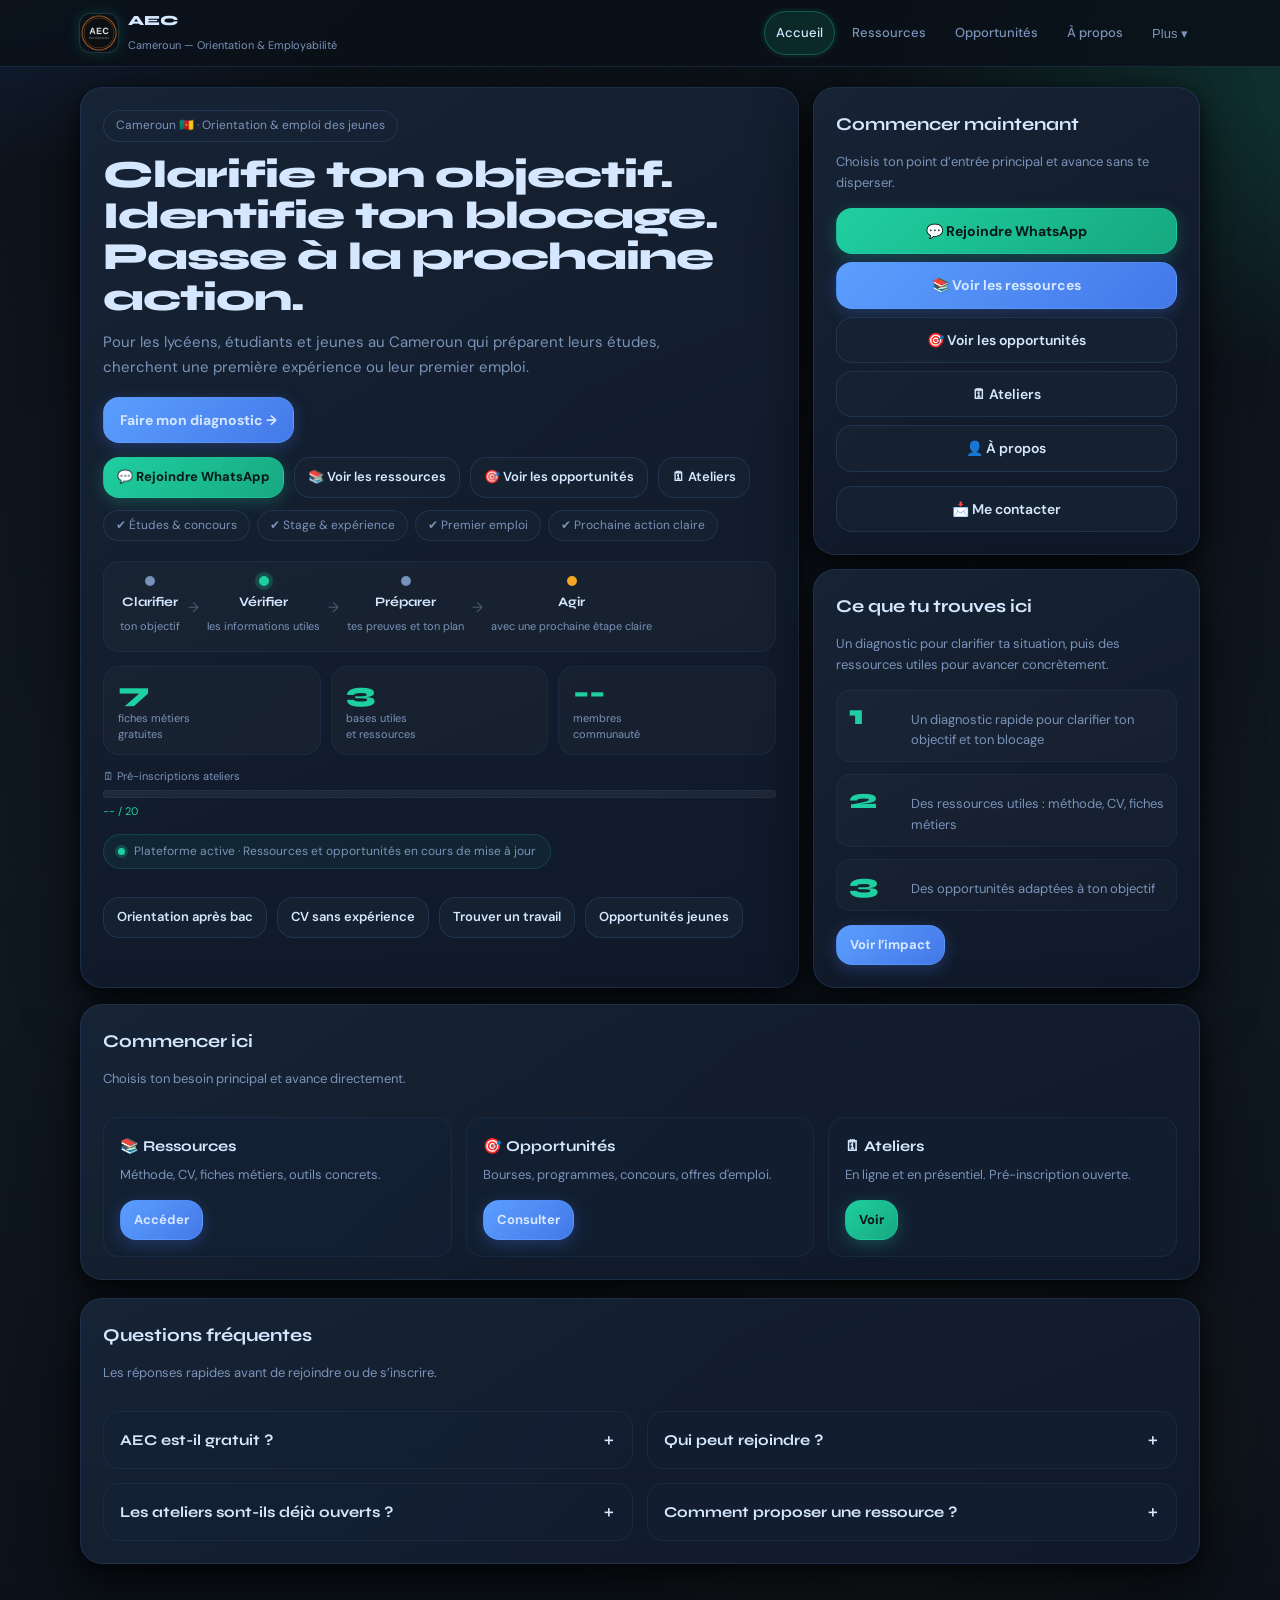
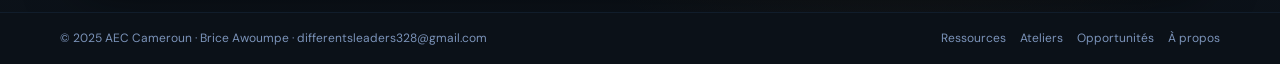
<file: index.html>
<!DOCTYPE html>

<html lang="fr">
<head>
<meta charset="utf-8"/>
<meta content="FPiaPtgTR2P054CTezHlMk9CGlnQhWN7kYA57xJ_PrI" name="google-site-verification"/>
<meta content="width=device-width,initial-scale=1" name="viewport"/>
<title>AEC Cameroun — Orientation &amp; Employabilité</title>
<meta content="AEC Cameroun aide les jeunes à clarifier leur objectif, vérifier les informations utiles et choisir leur prochaine action pour les études, le stage ou le premier emploi." name="description"/>
<meta content="index, follow, max-image-preview:large" name="robots"/>
<link href="https://brice96940.github.io/AEC-Cameroun/" rel="canonical"/>
<meta content="AEC Cameroun — Orientation &amp; Employabilité" property="og:title"/>
<meta content="AEC Cameroun aide les jeunes à clarifier leur objectif, vérifier les informations utiles et choisir leur prochaine action pour les études, le stage ou le premier emploi." property="og:description"/>
<meta content="website" property="og:type"/>
<meta content="https://brice96940.github.io/AEC-Cameroun/" property="og:url"/>
<meta content="https://brice96940.github.io/AEC-Cameroun/preview.jpg" property="og:image"/>
<meta content="summary_large_image" name="twitter:card"/>
<meta content="AEC Cameroun — Orientation &amp; Employabilité" name="twitter:title"/>
<meta content="AEC Cameroun aide les jeunes à clarifier leur objectif, vérifier les informations utiles et choisir leur prochaine action pour les études, le stage ou le premier emploi." name="twitter:description"/>
<meta content="https://brice96940.github.io/AEC-Cameroun/preview.jpg" name="twitter:image"/>
<link href="favicon.ico" rel="icon" sizes="any"/>
<link href="logo-site.png" rel="apple-touch-icon"/>
<link href="https://fonts.googleapis.com" rel="preconnect"/>
<link crossorigin="" href="https://fonts.gstatic.com" rel="preconnect"/>
<link href="https://fonts.googleapis.com/css2?family=Syne:wght@400;600;700;800&amp;family=DM+Sans:wght@300;400;500;600&amp;display=swap" rel="stylesheet"/>
<link href="css/style.css" rel="stylesheet"/>
<script async="" src="https://www.googletagmanager.com/gtag/js?id=G-4LBV0YTTX4"></script>
<script src="js/tracking.js"></script>
<script type="application/ld+json">{
    "@context": "https://schema.org",
    "@type": "EducationalOrganization",
    "name": "AEC Cameroun",
    "url": "https://brice96940.github.io/AEC-Cameroun/",
    "logo": "https://brice96940.github.io/AEC-Cameroun/logo-site.png",
    "description": "AEC Cameroun aide les jeunes à clarifier leur objectif, vérifier les informations utiles et choisir leur prochaine action pour les études, le stage ou le premier emploi.",
    "founder": {"@type": "Person", "name": "Brice Awoumpe"},
    "areaServed": "CM"
  }</script>
</head>
<body>
<a class="skip" href="#main">Aller au contenu</a>
<!-- ======================================
       HEADER
  ======================================= -->
<header class="topbar">
<div class="topbar-inner">
<a aria-label="AEC Cameroun – Accueil" class="brand" data-nav="accueil" data-track="nav_brand" href="#/accueil">
<img alt="Logo AEC" class="logo-img" src="logo-site.png"/>
<div class="brand-t">
<b>AEC</b>
<span class="sub">Cameroun — Orientation &amp; Employabilité</span>
</div>
</a>
<nav aria-label="Navigation principale" class="desktop">
<a class="tab" data-nav="accueil" data-track="nav_accueil" href="#/accueil">Accueil</a>
<a class="tab" data-nav="ressources" data-track="nav_ressources" href="#/ressources">Ressources</a>
<a class="tab" data-nav="opportunites" data-track="nav_opportunites" href="#/opportunites">Opportunités</a>
<a class="tab" data-nav="apropos" data-track="nav_apropos" href="#/apropos">À propos</a>
<div class="more-wrap">
<button aria-controls="morePanel" aria-expanded="false" class="tab" id="moreBtn" type="button">Plus ▾</button>
<div class="morePanel" id="morePanel">
<a data-nav="ateliers" data-track="more_ateliers" href="#/ateliers">Ateliers</a>
<a data-nav="impact" data-track="more_impact" href="#/impact">Impact</a>
<a data-nav="rejoindre" data-track="more_rejoindre" href="#/rejoindre">Communauté</a>
<a data-nav="proposer" data-track="more_proposer" href="#/proposer">Proposer</a>
</div>
</div>
</nav>
<button aria-controls="menuPanel" aria-expanded="false" class="menuBtn" id="menuBtn" type="button">☰ Menu</button>
</div>
<div class="menuPanel" id="menuPanel">
<span class="menu-group-label">Principal</span>
<a data-nav="accueil" data-track="mnav_accueil" href="#/accueil">Accueil</a>
<a data-nav="ressources" data-track="mnav_ressources" href="#/ressources">Ressources</a>
<a data-nav="opportunites" data-track="mnav_opportunites" href="#/opportunites">Opportunités</a>
<a data-nav="apropos" data-track="mnav_apropos" href="#/apropos">À propos</a>
<span class="menu-group-label">Autres accès</span>
<a data-nav="ateliers" data-track="mnav_ateliers" href="#/ateliers">Ateliers</a>
<a data-nav="impact" data-track="mnav_impact" href="#/impact">Impact</a>
<a data-nav="rejoindre" data-track="mnav_rejoindre" href="#/rejoindre">Communauté</a>
<a data-nav="proposer" data-track="mnav_proposer" href="#/proposer">Proposer</a>
</div>
</header>
<main class="wrap z1" id="main">
<!-- ======================================
         CONFIG CENTRALISÉE
         Tous les liens / endpoints modifiables sont ici.
    ======================================= -->

<!-- ======================================
         ACCUEIL
    ======================================= -->
<section class="view active" id="view-accueil">
<div class="hero-grid">
<div class="card pad">
<span class="pill">Cameroun 🇨🇲 · Orientation &amp; emploi des jeunes</span>
<h1>Clarifie ton objectif.<br/>Identifie ton blocage.<br/>Passe à la prochaine action.</h1>
<p class="sub">Pour les lycéens, étudiants et jeunes au Cameroun qui préparent leurs études, cherchent une première expérience ou leur premier emploi.</p>
<div class="actions">
<a class="btn primary" data-track="cta_hero_primary" href="#/diagnostic">Faire mon diagnostic →</a>
</div>
<div class="actions">
<a class="btn sm green" data-track="cta_hero_whatsapp" href="#/rejoindre">💬 Rejoindre WhatsApp</a>
<a class="btn sm" data-track="cta_hero_ressources" href="#/ressources">📚 Voir les ressources</a>
<a class="btn sm" data-track="cta_hero_opportunites" href="#/opportunites">🎯 Voir les opportunités</a>
<a class="btn sm" data-track="cta_hero_ateliers" href="#/ateliers">🗓 Ateliers</a>
</div>
<div class="tags">
<span class="pill">✔ Études &amp; concours</span>
<span class="pill">✔ Stage &amp; expérience</span>
<span class="pill">✔ Premier emploi</span>
<span class="pill">✔ Prochaine action claire</span>
</div>
<div class="hero-dynamic">
<div class="journey">
<div class="journey-step" style="--d:0s"><div class="jdot"></div><div class="jtext"><b>Clarifier</b><span>ton objectif</span></div></div>
<div class="journey-arrow">→</div>
<div class="journey-step" style="--d:.18s"><div class="jdot active"></div><div class="jtext"><b>Vérifier</b><span>les informations utiles</span></div></div>
<div class="journey-arrow">→</div>
<div class="journey-step" style="--d:.36s"><div class="jdot"></div><div class="jtext"><b>Préparer</b><span>tes preuves et ton plan</span></div></div>
<div class="journey-arrow">→</div>
<div class="journey-step" style="--d:.54s"><div class="jdot gold"></div><div class="jtext"><b>Agir</b><span>avec une prochaine étape claire</span></div></div>
</div>
<div class="hstats">
<div class="hstat"><span class="hnum" id="hero-metiers">7</span><span class="hlabel">fiches métiers<br/>gratuites</span></div>
<div class="hstat"><span class="hnum" id="hero-resources">3</span><span class="hlabel">bases utiles<br/>et ressources</span></div>
<div class="hstat"><span class="hnum" id="hero-members">--</span><span class="hlabel">membres<br/>communauté</span></div>
</div>
<div>
<span class="hlabel" style="display:block;margin-bottom:6px;">🗓 Pré-inscriptions ateliers</span>
<div class="prog-track"><div class="prog-fill" id="progFill"></div></div>
<span class="hlabel" id="progText" style="display:block;margin-top:6px;color:var(--mint);">-- / 20</span>
</div>
<div class="ticker"><span class="ticker-dot"></span><span id="tickerText">Plateforme active · Ressources et opportunités en cours de mise à jour</span></div>
<div class="actions">
<a class="btn sm" data-track="hero_seo_orientation" href="pages/orientation-apres-bac-cameroun.html">Orientation après bac</a>
<a class="btn sm" data-track="hero_seo_cv" href="pages/cv-sans-experience-cameroun.html">CV sans expérience</a>
<a class="btn sm" data-track="hero_seo_job" href="pages/trouver-travail-cameroun.html">Trouver un travail</a>
<a class="btn sm" data-track="hero_seo_opps" href="pages/opportunites-jeunes-cameroun.html">Opportunités jeunes</a>
</div>
</div>
</div>
<div class="side-stack">
<div class="card pad">
<h2>Commencer maintenant</h2>
<p class="hint" style="margin-bottom:14px;">Choisis ton point d’entrée principal et avance sans te disperser.</p>
<div style="display:flex;flex-direction:column;gap:8px;">
<a class="btn green block" data-track="quick_whatsapp" id="btnWhatsappQuick">💬 Rejoindre WhatsApp</a>
<a class="btn primary block" data-track="quick_ressources" href="#/ressources">📚 Voir les ressources</a>
<a class="btn block" data-track="quick_opportunites" href="#/opportunites">🎯 Voir les opportunités</a>
<a class="btn block" data-track="quick_ateliers" href="#/ateliers">🗓 Ateliers</a>
<a class="btn block" data-track="quick_apropos" href="#/apropos">👤 À propos</a>
</div>
<div class="actions"><a class="btn block" data-track="open_contact_accueil" id="btnContact">📩 Me contacter</a></div>
</div>
<div class="card pad compact-card">
<h2>Ce que tu trouves ici</h2>
<p class="hint" style="margin-bottom:14px;">Un diagnostic pour clarifier ta situation, puis des ressources utiles pour avancer concrètement.</p>
<div class="mini-goals">
<div class="goal-line"><span class="goal-number">1</span><span class="goal-text">Un diagnostic rapide pour clarifier ton objectif et ton blocage</span></div>
<div class="goal-line"><span class="goal-number">2</span><span class="goal-text">Des ressources utiles : méthode, CV, fiches métiers</span></div>
<div class="goal-line"><span class="goal-number">3</span><span class="goal-text">Des opportunités adaptées à ton objectif</span></div>
</div>
<div class="actions"><a class="btn sm primary" data-track="home_objectifs_impact" href="#/impact">Voir l’impact</a></div>
</div>
</div>
</div>
<div class="card pad" style="margin-bottom:16px;" id="bloc-entree">
<div class="section-head">
<div>
<h2>Commencer ici</h2>
<p class="hint">Choisis ton besoin principal et avance directement.</p>
</div>
</div>
<div class="grid-3">
<div class="item">
<h3>📚 Ressources</h3>
<p>Méthode, CV, fiches métiers, outils concrets.</p>
<div class="actions">
<a class="btn sm primary" data-track="go_ressources" href="#/ressources">Accéder</a>
</div>
</div>
<div class="item">
<h3>🎯 Opportunités</h3>
<p>Bourses, programmes, concours, offres d'emploi.</p>
<div class="actions">
<a class="btn sm primary" data-track="go_opportunites" href="#/opportunites">Consulter</a>
</div>
</div>
<div class="item">
<h3>🗓 Ateliers</h3>
<p>En ligne et en présentiel. Pré-inscription ouverte.</p>
<div class="actions">
<a class="btn sm green" data-track="go_ateliers" href="#/ateliers">Voir</a>
</div>
</div>
</div>
</div>
</section>
<!-- ======================================
         DIAGNOSTIC EXPRESS
    ======================================= -->
<section class="view" id="view-diagnostic">
<div class="section-head">
<div>
<h2>Faire mon diagnostic</h2>
<p class="hint">3 questions rapides, avec une précision supplémentaire uniquement si elle est utile.</p>
</div>
</div>
<div class="card pad diag-card" id="diagCard">
<div class="diag-progress" id="diagProgress" aria-hidden="true"></div>

<div class="diag-step" id="diagStep1" data-step="1">
<p class="diag-stepnum">Question 1 / 3</p>
<h3>Quel résultat veux-tu obtenir dans les 30 à 90 prochains jours ?</h3>
<div class="diag-options" role="group" aria-label="Question 1">
<button class="diag-opt" data-q="q1" data-v="etudes" type="button">Choisir / préparer mes études ou un concours</button>
<button class="diag-opt" data-q="q1" data-v="stage" type="button">Trouver un stage ou une première expérience</button>
<button class="diag-opt" data-q="q1" data-v="emploi" type="button">Trouver mon premier emploi</button>
<button class="diag-opt" data-q="q1" data-v="inconnu" type="button">Je ne sais pas encore exactement</button>
</div>
<div class="diag-nav">
<span></span>
<button class="btn primary diag-next" data-next="2" disabled="" type="button">Continuer →</button>
</div>
</div>

<div class="diag-step" data-step="2" hidden="" id="diagStep2">
<p class="diag-stepnum">Question 2 / 3</p>
<h3>Quel est ton blocage principal aujourd’hui ?</h3>
<div class="diag-options" role="group" aria-label="Question 2">
<button class="diag-opt" data-q="q2" data-v="choix" type="button">Je ne sais pas quoi choisir</button>
<button class="diag-opt" data-q="q2" data-v="info" type="button">Je ne sais pas quoi vérifier / où trouver une information fiable</button>
<button class="diag-opt" data-q="q2" data-v="profil" type="button">Je ne sais pas comment présenter mon profil, mes preuves ou mon CV</button>
<button class="diag-opt" data-q="q2" data-v="opportunites" type="button">Je ne trouve pas d’opportunités adaptées</button>
<button class="diag-opt" data-q="q2" data-v="action" type="button">Je ne sais pas quelle action faire maintenant</button>
</div>
<div class="diag-nav">
<button class="btn diag-back" data-back="1" type="button">← Retour</button>
<button class="btn primary diag-next" data-next="3" disabled="" type="button">Continuer →</button>
</div>
</div>

<div class="diag-step" data-step="3" hidden="" id="diagStep3">
<p class="diag-stepnum">Question 3 / 3</p>
<h3>Comment veux-tu avancer ?</h3>
<div class="diag-options" role="group" aria-label="Question 3">
<button class="diag-opt" data-q="q3" data-v="seul" type="button">Seul</button>
<button class="diag-opt" data-q="q3" data-v="systeme" type="button">Avec un système préparé</button>
<button class="diag-opt" data-q="q3" data-v="accompagne" type="button">Avec un accompagnement</button>
</div>
<div class="diag-nav">
<button class="btn diag-back" data-back="2" type="button">← Retour</button>
<button class="btn primary diag-next" data-next="result" disabled="" type="button">Voir mon résultat →</button>
</div>
</div>

<div class="diag-step" data-step="4" hidden="" id="diagStep4">
<p class="diag-stepnum" tabindex="-1">Une précision utile</p>
<p class="hint" style="margin-bottom:14px;">Cette question est posée uniquement parce qu’elle peut modifier ta prochaine action.</p>
<h3 id="diagLevel2Question"></h3>
<div class="diag-options" id="diagLevel2Options" role="group" aria-label="Précision complémentaire"></div>
<div class="diag-nav">
<button class="btn diag-back" data-back="3" type="button">← Retour</button>
<button class="btn primary diag-next" data-next="result" disabled="" type="button">Voir mon résultat →</button>
</div>
</div>

<div class="diag-step" data-step="result" hidden="" id="diagStepResult">
<p class="diag-stepnum" id="diagResultHeading" tabindex="-1">Ton résultat</p>
<p class="diag-result-parcours" id="diagResultParcours"></p>
<p class="diag-result-precision" id="diagResultPrecision" hidden="">Précision prise en compte</p>
<div class="diag-result-grid">
<div class="diag-result-item">
<span class="diag-result-label">🎯 Objectif</span>
<p id="diagResultObjectif"></p>
</div>
<div class="diag-result-item">
<span class="diag-result-label">🧱 Blocage principal</span>
<p id="diagResultBlocage"></p>
</div>
<div class="diag-result-item diag-result-highlight">
<span class="diag-result-label">➡️ Prochaine action</span>
<p id="diagResultAction"></p>
</div>
<div class="diag-result-item">
<span class="diag-result-label">📅 Échéance AEC proposée</span>
<p id="diagResultEcheance"></p>
</div>
<div class="diag-result-item">
<span class="diag-result-label">🧾 Élément / preuve à préparer</span>
<p id="diagResultPreuve"></p>
</div>
<div class="diag-result-item diag-result-source">
<span class="diag-result-label">📌 Source à vérifier</span>
<p id="diagResultSource"></p>
</div>
<div class="diag-result-item">
<span class="diag-result-label">🤝 Mode d’aide</span>
<p id="diagResultMode"></p>
</div>
</div>
<div class="diag-nav">
<button class="btn diag-restart" type="button">↺ Recommencer</button>
<a class="btn primary" data-track="diag_result_ressources" href="#/ressources">📚 Voir les ressources liées</a>
</div>
</div>
</div>
</section>
<!-- ======================================
         RESSOURCES
    ======================================= -->
<section class="view" id="view-ressources">
<div class="section-head">
<div>
<h2>Ressources</h2>
<p class="hint">Tout est gratuit, actionnable et accessible depuis Notion.</p>
</div>
</div>
<div class="grid-3" style="margin-bottom:14px;">
<div class="item">
<h3>🧭 Méthode d'orientation</h3>
<p>Se connaître → explorer → tester → décider.</p>
<div class="actions">
<a class="btn sm primary" data-track="open_res_methode" id="linkResMethode">Accéder →</a>
</div>
</div>
<div class="item">
<h3>📄 CV &amp; candidatures</h3>
<p>Modèles, checklist, LinkedIn, préparation d'entretien.</p>
<div class="actions">
<a class="btn sm primary" data-track="open_res_cv" id="linkResCV">Accéder →</a>
</div>
</div>
<div class="item">
<h3>🧰 Fiches métiers</h3>
<p>Missions, compétences, formations, repères concrets.</p>
<div class="actions">
<a class="btn sm primary" data-track="open_res_metiers" id="linkResMetiers">Accéder →</a>
</div>
</div>
</div>
<div class="card pad">
<h3 style="margin-bottom:6px;">Notion — Base &amp; Complet</h3>
<p class="hint" style="margin-bottom:14px;">Deux espaces distincts. La base est gratuite et accessible à tous.</p>
<div class="actions">
<a class="btn green" data-track="open_notion_base_2" id="openNotionBase">📌 Notion Base</a>
<a class="btn primary" data-track="open_notion_complet" id="openNotionComplet">⭐ Notion Complet</a>
</div>
</div>
</section>
<!-- ======================================
         ATELIERS
    ======================================= -->
<section class="view" id="view-ateliers">
<div class="section-head">
<div>
<h2>Ateliers</h2>
<p class="hint">Pré-inscription d'abord — les dates sont fixées selon la demande.</p>
</div>
</div>
<div class="banner mint">
<span>🗓</span>
<span>Les ateliers sont en préparation. Pré-inscris-toi maintenant pour être informé en priorité de l'ouverture.</span>
</div>
<div class="grid-2" style="margin-bottom:14px;">
<div class="item">
<div class="badge prep">En préparation</div>
<h3 style="margin-top:10px;">Cycle Orientation (en ligne)</h3>
<p>Clarifier ton projet + méthode + plan d'action concret.</p>
<div class="meta">
<span>📅 Période : à définir</span>
<span>🕒 Mercredi 18h–19h30</span>
<span>📍 Format : En ligne</span>
<span>🎯 Lycéens &amp; étudiants</span>
</div>
<div class="actions">
<a class="btn sm green" data-track="workshop_preinscription_online" id="linkPreinscriptionOnline">🔔 Pré-inscription</a>
</div>
</div>
<div class="item">
<div class="badge prep">En préparation</div>
<h3 style="margin-top:10px;">Atelier pilote (Douala)</h3>
<p>Orientation + opportunités + méthode + questions/réponses en présentiel.</p>
<div class="meta">
<span>📅 Période : à définir</span>
<span>🕒 Samedi matin</span>
<span>📍 Douala</span>
<span>👥 10–20 participants</span>
</div>
<div class="actions">
<a class="btn sm green" data-track="workshop_preinscription_douala" id="linkPreinscriptionDouala">🔔 Être informé</a>
</div>
</div>
</div>
<div class="card pad">
<h3 style="margin-bottom:6px;">Formulaire d'inscription</h3>
<p class="hint" style="margin-bottom:14px;">Tous les boutons de pré-inscription renvoient vers ce formulaire.</p>
<div class="actions">
<a class="btn primary" data-track="open_tally_main" id="openAteliersTally">🗓 Ouvrir le formulaire →</a>
</div>
</div>
</section>
<!-- ======================================
         OPPORTUNITÉS
    ======================================= -->
<section class="view" id="view-opportunites">
<div class="section-head">
<div>
<h2>Opportunités</h2>
<p class="hint">Bourses, offres et programmes centralisés sur Notion.</p>
</div>
</div>
<div class="banner">
<span>🎯</span>
<span>Commence par la catégorie qui correspond à ton objectif du moment.</span>
</div>
<div class="grid-3" style="margin-bottom:14px;">
<div class="item">
<h3>🎓 Programmes &amp; bourses</h3>
<p>Listes organisées par pays et niveau d'études.</p>
<div class="actions">
<a class="btn sm primary" data-track="open_opp_bourses" id="linkOppBourses">Consulter →</a>
</div>
</div>
<div class="item">
<h3>💼 Offres</h3>
<p>Opportunités professionnelles centralisées.</p>
<div class="actions">
<a class="btn sm primary" data-track="open_opp_offres" id="linkOppOffres">Consulter →</a>
</div>
</div>
<div class="item">
<h3>🌍 Volontariat &amp; concours</h3>
<p>Expériences valorisables pour construire son profil.</p>
<div class="actions">
<a class="btn sm primary" data-track="open_opp_concours" id="linkOppConcours">Consulter →</a>
</div>
</div>
</div>
</section>
<!-- ======================================
         IMPACT
         Public :
         - plus de faux chiffres visibles
         - discours plus crédible
         - API / admin / GA conservés
    ======================================= -->
<section class="view" id="view-impact">
<div class="section-head">
<div>
<h2>Impact</h2>
<p class="hint">Aperçu public des objectifs, du cap actuel et des priorités du projet.</p>
</div>
</div>
<div class="banner">
<span>📊</span>
<span>
          Cette section présente la vision du projet, ses objectifs en cours et les axes de progression prioritaires.
        </span>
</div>
<!-- Objectifs publics -->
<div class="grid-3" style="margin-bottom:14px;">
<div class="item">
<h3>🎯 Objectif principal</h3>
<p id="impact-goal-main">Toucher 100 jeunes</p>
</div>
<div class="item">
<h3>🤝 Objectif accompagnement</h3>
<p id="impact-goal-help">Aider 10 jeunes à avancer concrètement</p>
</div>
<div class="item">
<h3>🚀 Focus actuel</h3>
<p id="admin-priority">Développer la communauté et les inscriptions aux ateliers</p>
</div>
</div>
<!-- Lecture stratégique -->
<div class="grid-2" style="margin-bottom:14px;">
<div class="item">
<h3>🔥 Section la plus forte</h3>
<p id="admin-best-page">Accueil</p>
</div>
<div class="item">
<h3>🧊 Section à renforcer</h3>
<p id="admin-cold-page">Impact</p>
</div>
</div>
<!-- Narration projet -->
<div class="card pad" style="margin-top:14px;">
<h3 style="margin-bottom:6px;">Pourquoi cette section existe</h3>
<p class="hint" style="line-height:1.8;">
          AEC Cameroun ne se limite pas à publier des ressources. L’objectif est de construire un cadre simple,
          structuré et utile pour aider davantage de jeunes à clarifier leur projet, accéder à de bonnes informations,
          rejoindre une communauté et avancer concrètement.
        </p>
</div>
<!-- Dernière mise à jour -->
<div class="card pad" style="margin-top:14px;">
<h3 style="margin-bottom:6px;">Dernière mise à jour</h3>
<p class="hint">Date de mise à jour : <strong id="stat-updated">--</strong></p>
</div>
</section>
<!-- ======================================
         À PROPOS
    ======================================= -->
<section class="view" id="view-apropos">
<div class="section-head">
<div><h2>À propos</h2></div>
</div>
<div class="card pad">
<h3>Brice Awoumpe · Fondateur</h3>
<p class="hint" style="margin-top:6px;max-width:60ch;line-height:1.7;">
          AEC existe pour rendre l'orientation plus claire et plus actionnable :
          ressources utiles, ateliers collectifs et opportunités concrètes.
        </p>
<div class="actions" style="margin-top:16px;">
<a class="btn primary" data-track="open_linkedin" id="linkLinkedin">💼 LinkedIn</a>
<a class="btn green" data-track="open_notion_complet_apropos" id="linkNotionMain">📋 Notion</a>
<a class="btn" data-track="open_email_apropos" id="linkEmail">✉️ Email</a>
</div>
</div>
</section>
<!-- ======================================
         REJOINDRE
    ======================================= -->
<section class="view" id="view-rejoindre">
<div class="section-head">
<div>
<h2>Rejoindre</h2>
<p class="hint">Choisis le canal qui te convient pour suivre AEC Cameroun.</p>
</div>
</div>
<div class="grid-2">
<div class="card pad">
<div class="banner mint" style="margin-bottom:16px;">
<span>💬</span>
<span>Rejoins directement la communauté WhatsApp AEC Cameroun.</span>
</div>
<h3>Communauté WhatsApp</h3>
<p class="hint" style="margin-bottom:14px;">
            Reçois les nouveautés, ressources, opportunités et infos sur les ateliers.
          </p>
<div class="actions">
<a class="btn green" data-track="open_join_whatsapp" id="btnWhatsapp">💬 Rejoindre WhatsApp</a>
</div>
</div>
<div class="card pad">
<div class="banner" style="margin-bottom:16px;">
<span>📝</span>
<span>Tu peux aussi passer par le formulaire si tu préfères un accès plus structuré.</span>
</div>
<h3>Formulaire AEC</h3>
<p class="hint" style="margin-bottom:14px;">
            Inscription via Google Forms pour centraliser les demandes.
          </p>
<div class="actions">
<a class="btn primary" data-track="open_join_form" id="btnJoin">📝 Ouvrir le formulaire</a>
</div>
</div>
</div>
</section>
<!-- ======================================
         PROPOSER
    ======================================= -->
<section class="view" id="view-proposer">
<div class="section-head">
<div>
<h2>Proposer une ressource</h2>
<p class="hint">On garde ce qui est pertinent, clair et actionnable pour les jeunes.</p>
</div>
</div>
<div class="card pad">
<p class="hint" style="margin-bottom:16px;max-width:54ch;">
          Tu connais une ressource utile, une information ou une opportunité ?
          Soumets-la via le formulaire.
        </p>
<div class="actions">
<a class="btn green" data-track="open_proposer_form" id="linkProposerForm">➕ Proposer →</a>
</div>
</div>
</section>
<!-- ======================================
         FAQ
    ======================================= -->
<section class="card pad" style="margin-top:18px;">
<div class="section-head">
<div>
<h2>Questions fréquentes</h2>
<p class="hint">Les réponses rapides avant de rejoindre ou de s’inscrire.</p>
</div>
</div>
<div class="grid-2">
<details class="item faq-item">
<summary>AEC est-il gratuit ? <span>＋</span></summary>
<p>Oui, les ressources principales et l’accès de base sont gratuits.</p>
</details>
<details class="item faq-item">
<summary>Qui peut rejoindre ? <span>＋</span></summary>
<p>Lycéens, étudiants, jeunes diplômés et jeunes en recherche d’orientation ou d’opportunités.</p>
</details>
<details class="item faq-item">
<summary>Les ateliers sont-ils déjà ouverts ? <span>＋</span></summary>
<p>Les pré-inscriptions sont ouvertes. Les dates sont fixées selon la demande.</p>
</details>
<details class="item faq-item">
<summary>Comment proposer une ressource ? <span>＋</span></summary>
<p>Via la page “Proposer”, avec un lien ou une ressource utile et actionnable.</p>
</details>
</div>
</section>
</main>
<!-- ======================================
       FOOTER
  ======================================= -->
<footer class="z1">
<div class="fi">
<span>© 2025 AEC Cameroun · Brice Awoumpe · <a href="mailto:differentsleaders328@gmail.com">differentsleaders328@gmail.com</a></span>
<nav aria-label="Liens pied de page" class="fl">
<a data-nav="ressources" data-track="footer_ressources" href="#/ressources">Ressources</a>
<a data-nav="ateliers" data-track="footer_ateliers" href="#/ateliers">Ateliers</a>
<a data-nav="opportunites" data-track="footer_opportunites" href="#/opportunites">Opportunités</a>
<a data-nav="apropos" data-track="footer_apropos" href="#/apropos">À propos</a>
</nav>
</div>
</footer>
<!-- CTA mobile -->
<div class="floating-cta">
<a class="btn green" data-track="floating_join_whatsapp" id="btnWhatsappFloat">💬 WhatsApp</a>
<a class="btn primary" data-track="floating_resources" href="#/ressources">📚 Ressources</a>
</div>
<!-- ======================================
       SCRIPT PRINCIPAL
       Logique découpée, commentée, maintenable.
  ======================================= -->

<script src="data/config.js"></script><script src="js/app.js"></script><script src="js/diagnostic.js"></script></body>
</html>
</file>
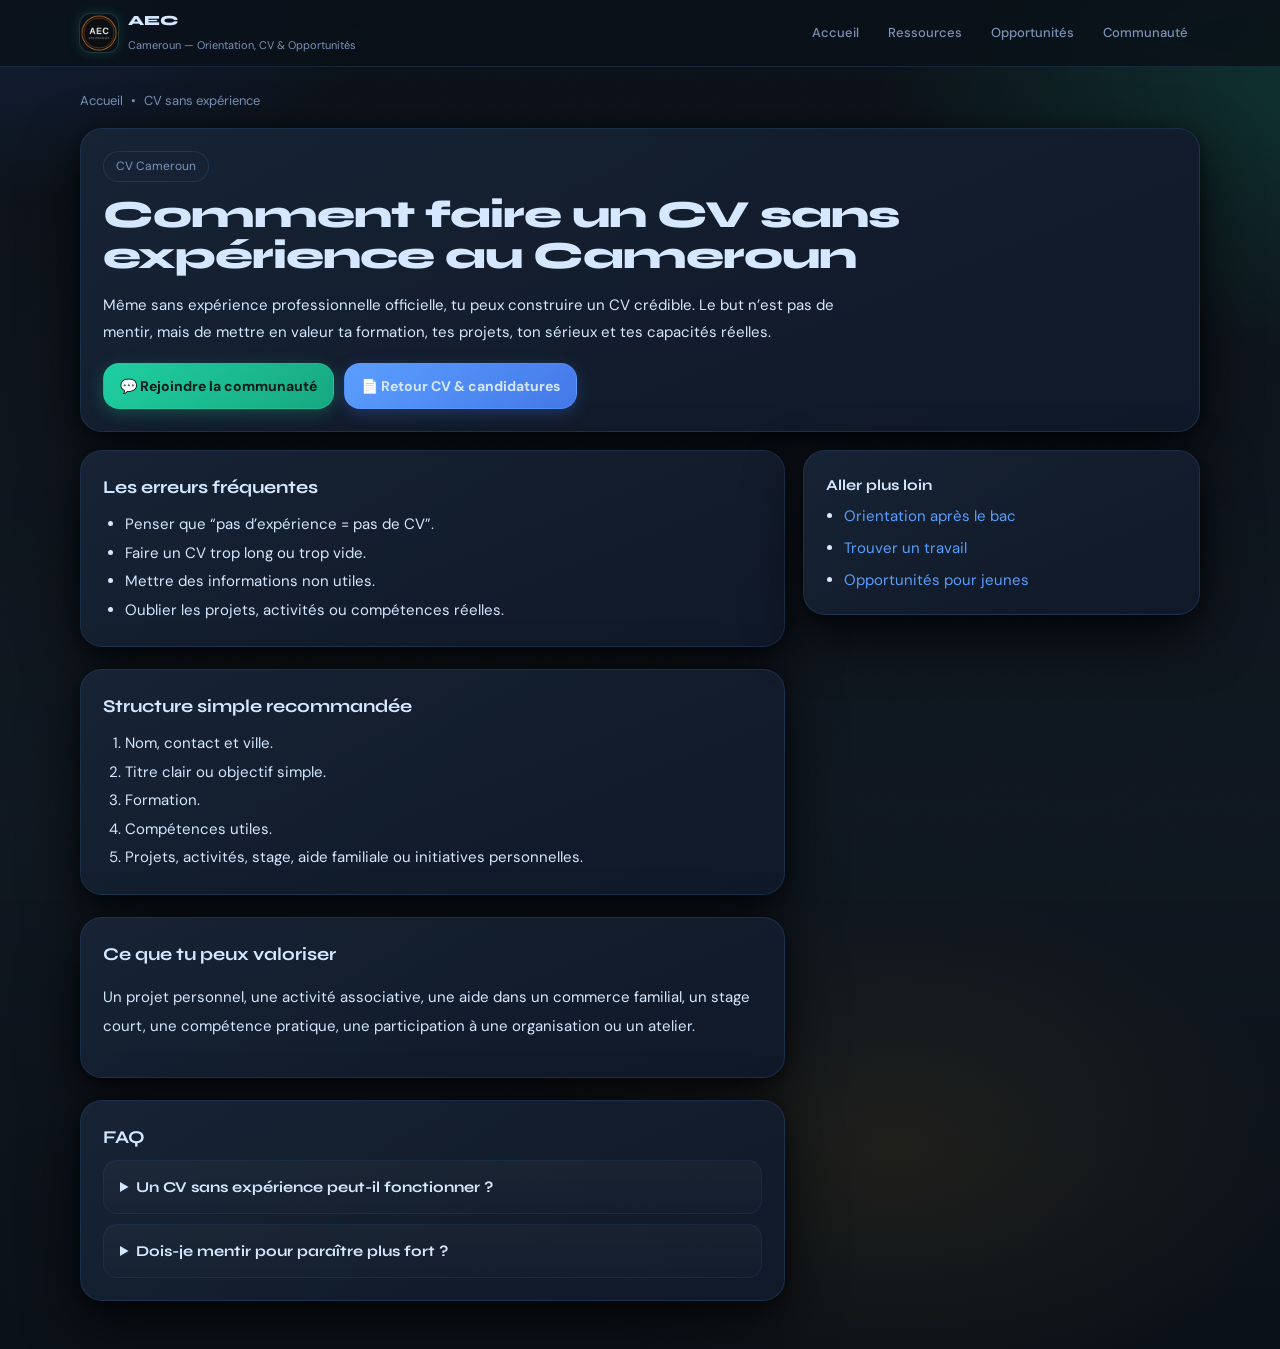
<file: pages/cv-sans-experience-cameroun.html>
<!doctype html>
<html lang="fr">
<head>
  <meta charset="utf-8" />
  <meta name="viewport" content="width=device-width,initial-scale=1" />
  <title>CV sans expérience au Cameroun | AEC Cameroun</title>
  <meta name="description" content="Comment faire un CV sans expérience au Cameroun : structure simple, erreurs à éviter et méthode utile pour débuter." />
  <meta name="robots" content="index, follow, max-image-preview:large" />
  <link rel="canonical" href="https://brice96940.github.io/AEC-Cameroun/pages/cv-sans-experience-cameroun.html" />
  <meta property="og:title" content="CV sans expérience au Cameroun | AEC Cameroun" />
  <meta property="og:description" content="Une méthode simple pour créer un CV utile même sans expérience." />
  <meta property="og:type" content="article" />
  <meta property="og:url" content="https://brice96940.github.io/AEC-Cameroun/pages/cv-sans-experience-cameroun.html" />
  <meta property="og:image" content="https://brice96940.github.io/AEC-Cameroun/preview.jpg" />
  <link rel="icon" href="../favicon.ico" type="image/x-icon" />
  <link rel="icon" type="image/png" href="../logo-site.png" />
  <link rel="apple-touch-icon" href="../logo-site.png" />
  <link rel="preconnect" href="https://fonts.googleapis.com" />
  <link rel="preconnect" href="https://fonts.gstatic.com" crossorigin />
  <link href="https://fonts.googleapis.com/css2?family=Syne:wght@400;600;700;800&family=DM+Sans:wght@300;400;500;600&display=swap" rel="stylesheet" />
  <link rel="stylesheet" href="../css/style.css" />
  <script async src="https://www.googletagmanager.com/gtag/js?id=G-4LBV0YTTX4"></script>
  <script src="../js/tracking.js"></script>
  <script src="../data/config.js"></script>
</head>
<body>
  <a class="skip" href="#main">Aller au contenu</a>
  <header class="topbar">
    <div class="topbar-inner">
      <a class="brand" href="../index.html#/accueil" aria-label="AEC Cameroun – Accueil">
        <img src="../logo-site.png" alt="Logo AEC Cameroun" class="logo-img" />
        <div class="brand-t"><b>AEC</b><span class="sub">Cameroun — Orientation, CV &amp; Opportunités</span></div>
      </a>
      <nav class="desktop" aria-label="Navigation secondaire">
        <a class="tab" href="../index.html#/accueil">Accueil</a>
        <a class="tab" href="../index.html#/ressources">Ressources</a>
        <a class="tab" href="../index.html#/opportunites">Opportunités</a>
        <a class="tab" href="../index.html#/rejoindre">Communauté</a>
      </nav>
    </div>
  </header>
  <main class="wrap z1 seo-page">
    <div class="breadcrumbs"><a href="../index.html">Accueil</a><span>•</span><span>CV sans expérience</span></div>
    <section class="card pad seo-hero">
      <span class="pill">CV Cameroun</span>
      <h1>Comment faire un CV sans expérience au Cameroun</h1>
      <p class="lead">Même sans expérience professionnelle officielle, tu peux construire un CV crédible. Le but n’est pas de mentir, mais de mettre en valeur ta formation, tes projets, ton sérieux et tes capacités réelles.</p>
      <div class="actions hero-cta-row">
        <a class="btn green" href="../index.html#/rejoindre">💬 Rejoindre la communauté</a>
        <a class="btn primary" href="../index.html#/cv">📄 Retour CV & candidatures</a>
      </div>
    </section>
    <div class="seo-grid">
      <div class="seo-content">
        <section class="card pad"><h2>Les erreurs fréquentes</h2><ul class="seo-list bullets"><li>Penser que “pas d’expérience = pas de CV”.</li><li>Faire un CV trop long ou trop vide.</li><li>Mettre des informations non utiles.</li><li>Oublier les projets, activités ou compétences réelles.</li></ul></section>
        <section class="card pad"><h2>Structure simple recommandée</h2><ol class="seo-list"><li>Nom, contact et ville.</li><li>Titre clair ou objectif simple.</li><li>Formation.</li><li>Compétences utiles.</li><li>Projets, activités, stage, aide familiale ou initiatives personnelles.</li></ol></section>
        <section class="card pad"><h2>Ce que tu peux valoriser</h2><p>Un projet personnel, une activité associative, une aide dans un commerce familial, un stage court, une compétence pratique, une participation à une organisation ou un atelier.</p></section>
        <section class="card pad"><h2>FAQ</h2><div class="faq-list"><details><summary>Un CV sans expérience peut-il fonctionner ?</summary><p>Oui, si le document est clair, honnête et bien structuré.</p></details><details><summary>Dois-je mentir pour paraître plus fort ?</summary><p>Non. Il vaut mieux montrer des preuves simples que des informations fausses.</p></details></div></section>
      </div>
      <aside class="seo-sidebar">
        <section class="card pad"><h3>Aller plus loin</h3><ul class="seo-links"><li><a href="orientation-apres-bac-cameroun.html">Orientation après le bac</a></li><li><a href="trouver-travail-cameroun.html">Trouver un travail</a></li><li><a href="opportunites-jeunes-cameroun.html">Opportunités pour jeunes</a></li></ul></section>
      </aside>
    </div>
  </main>
</body>
</html>
</file>
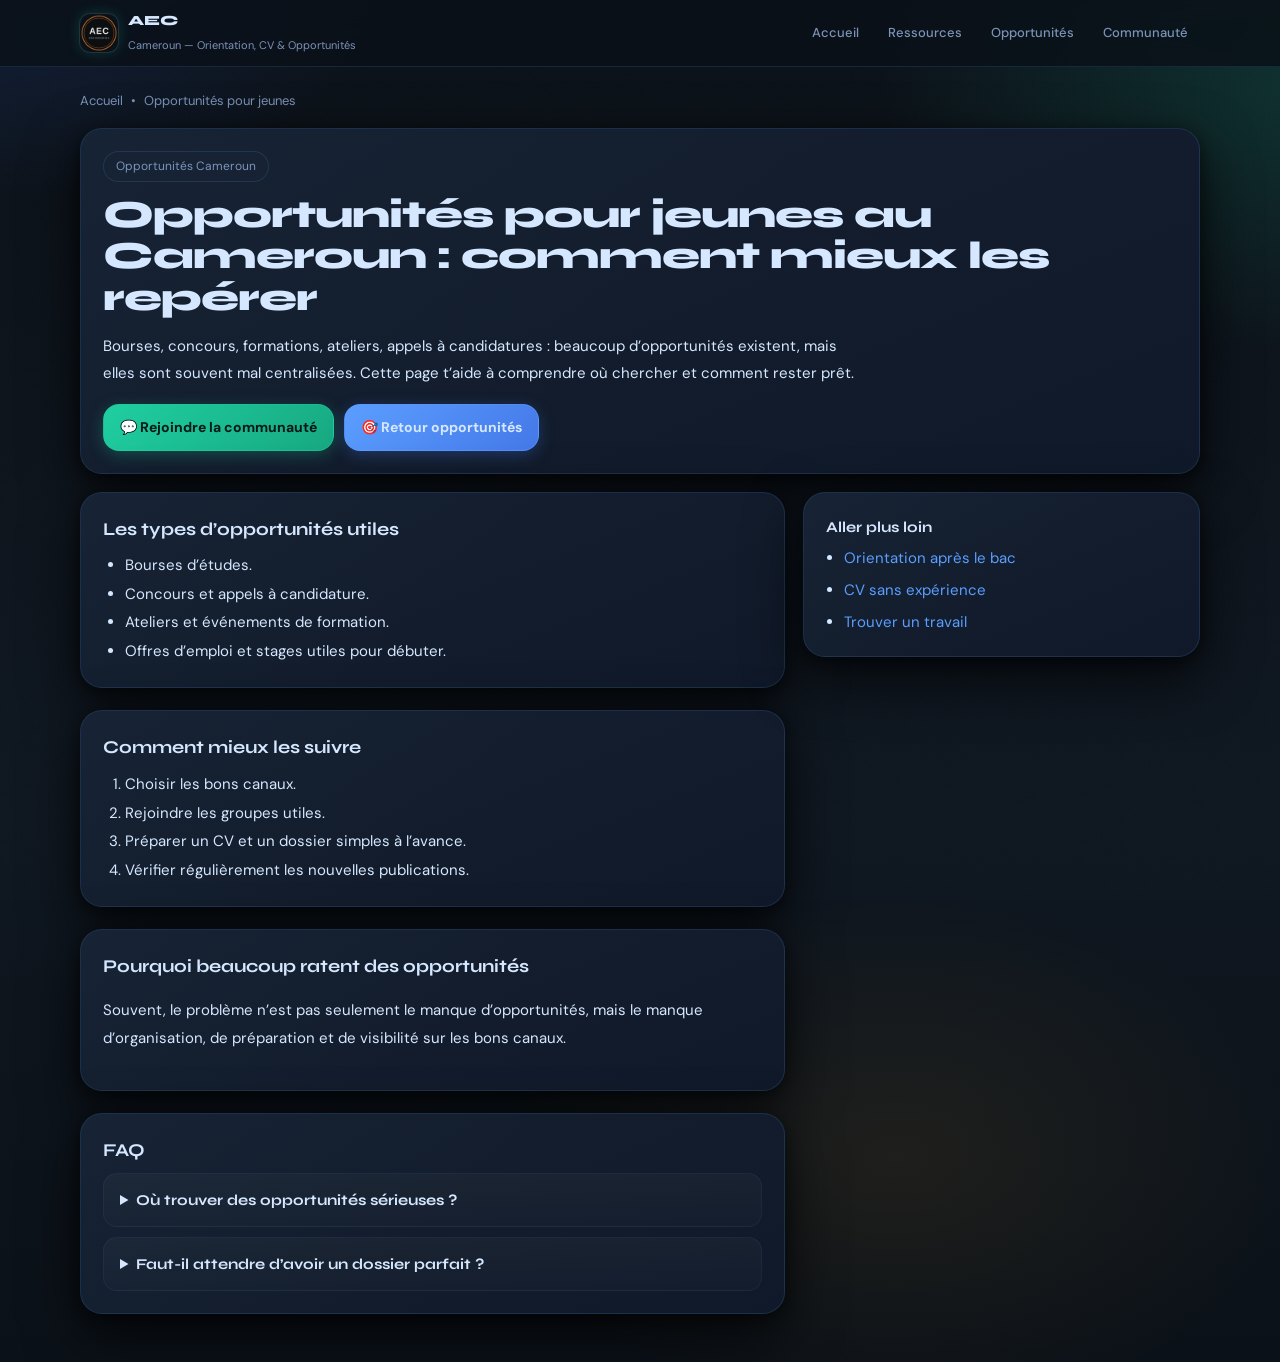
<file: pages/opportunites-jeunes-cameroun.html>
<!doctype html>
<html lang="fr">
<head>
  <meta charset="utf-8" />
  <meta name="viewport" content="width=device-width,initial-scale=1" />
  <title>Opportunités pour jeunes au Cameroun | AEC Cameroun</title>
  <meta name="description" content="Bourses, concours, ateliers et opportunités utiles pour les jeunes au Cameroun : comment les repérer et mieux en profiter." />
  <meta name="robots" content="index, follow, max-image-preview:large" />
  <link rel="canonical" href="https://brice96940.github.io/AEC-Cameroun/pages/opportunites-jeunes-cameroun.html" />
  <meta property="og:title" content="Opportunités pour jeunes au Cameroun | AEC Cameroun" />
  <meta property="og:description" content="Repère les opportunités utiles et avance avec une meilleure méthode." />
  <meta property="og:type" content="article" />
  <meta property="og:url" content="https://brice96940.github.io/AEC-Cameroun/pages/opportunites-jeunes-cameroun.html" />
  <meta property="og:image" content="https://brice96940.github.io/AEC-Cameroun/preview.jpg" />
  <link rel="icon" href="../favicon.ico" type="image/x-icon" />
  <link rel="icon" type="image/png" href="../logo-site.png" />
  <link rel="apple-touch-icon" href="../logo-site.png" />
  <link rel="preconnect" href="https://fonts.googleapis.com" />
  <link rel="preconnect" href="https://fonts.gstatic.com" crossorigin />
  <link href="https://fonts.googleapis.com/css2?family=Syne:wght@400;600;700;800&family=DM+Sans:wght@300;400;500;600&display=swap" rel="stylesheet" />
  <link rel="stylesheet" href="../css/style.css" />
  <script async src="https://www.googletagmanager.com/gtag/js?id=G-4LBV0YTTX4"></script>
  <script src="../js/tracking.js"></script>
  <script src="../data/config.js"></script>
</head>
<body>
  <a class="skip" href="#main">Aller au contenu</a>
  <header class="topbar">
    <div class="topbar-inner">
      <a class="brand" href="../index.html#/accueil" aria-label="AEC Cameroun – Accueil">
        <img src="../logo-site.png" alt="Logo AEC Cameroun" class="logo-img" />
        <div class="brand-t"><b>AEC</b><span class="sub">Cameroun — Orientation, CV &amp; Opportunités</span></div>
      </a>
      <nav class="desktop" aria-label="Navigation secondaire">
        <a class="tab" href="../index.html#/accueil">Accueil</a>
        <a class="tab" href="../index.html#/ressources">Ressources</a>
        <a class="tab" href="../index.html#/opportunites">Opportunités</a>
        <a class="tab" href="../index.html#/rejoindre">Communauté</a>
      </nav>
    </div>
  </header>
  <main class="wrap z1 seo-page">
    <div class="breadcrumbs"><a href="../index.html">Accueil</a><span>•</span><span>Opportunités pour jeunes</span></div>
    <section class="card pad seo-hero">
      <span class="pill">Opportunités Cameroun</span>
      <h1>Opportunités pour jeunes au Cameroun : comment mieux les repérer</h1>
      <p class="lead">Bourses, concours, formations, ateliers, appels à candidatures : beaucoup d’opportunités existent, mais elles sont souvent mal centralisées. Cette page t’aide à comprendre où chercher et comment rester prêt.</p>
      <div class="actions hero-cta-row">
        <a class="btn green" href="../index.html#/rejoindre">💬 Rejoindre la communauté</a>
        <a class="btn primary" href="../index.html#/opportunites">🎯 Retour opportunités</a>
      </div>
    </section>
    <div class="seo-grid">
      <div class="seo-content">
        <section class="card pad"><h2>Les types d’opportunités utiles</h2><ul class="seo-list bullets"><li>Bourses d’études.</li><li>Concours et appels à candidature.</li><li>Ateliers et événements de formation.</li><li>Offres d’emploi et stages utiles pour débuter.</li></ul></section>
        <section class="card pad"><h2>Comment mieux les suivre</h2><ol class="seo-list"><li>Choisir les bons canaux.</li><li>Rejoindre les groupes utiles.</li><li>Préparer un CV et un dossier simples à l’avance.</li><li>Vérifier régulièrement les nouvelles publications.</li></ol></section>
        <section class="card pad"><h2>Pourquoi beaucoup ratent des opportunités</h2><p>Souvent, le problème n’est pas seulement le manque d’opportunités, mais le manque d’organisation, de préparation et de visibilité sur les bons canaux.</p></section>
        <section class="card pad"><h2>FAQ</h2><div class="faq-list"><details><summary>Où trouver des opportunités sérieuses ?</summary><p>Sur des pages fiables, des communautés utiles et des canaux bien suivis.</p></details><details><summary>Faut-il attendre d’avoir un dossier parfait ?</summary><p>Non. Il vaut mieux préparer une base solide puis l’améliorer avec le temps.</p></details></div></section>
      </div>
      <aside class="seo-sidebar"><section class="card pad"><h3>Aller plus loin</h3><ul class="seo-links"><li><a href="orientation-apres-bac-cameroun.html">Orientation après le bac</a></li><li><a href="cv-sans-experience-cameroun.html">CV sans expérience</a></li><li><a href="trouver-travail-cameroun.html">Trouver un travail</a></li></ul></section></aside>
    </div>
  </main>
</body>
</html>
</file>
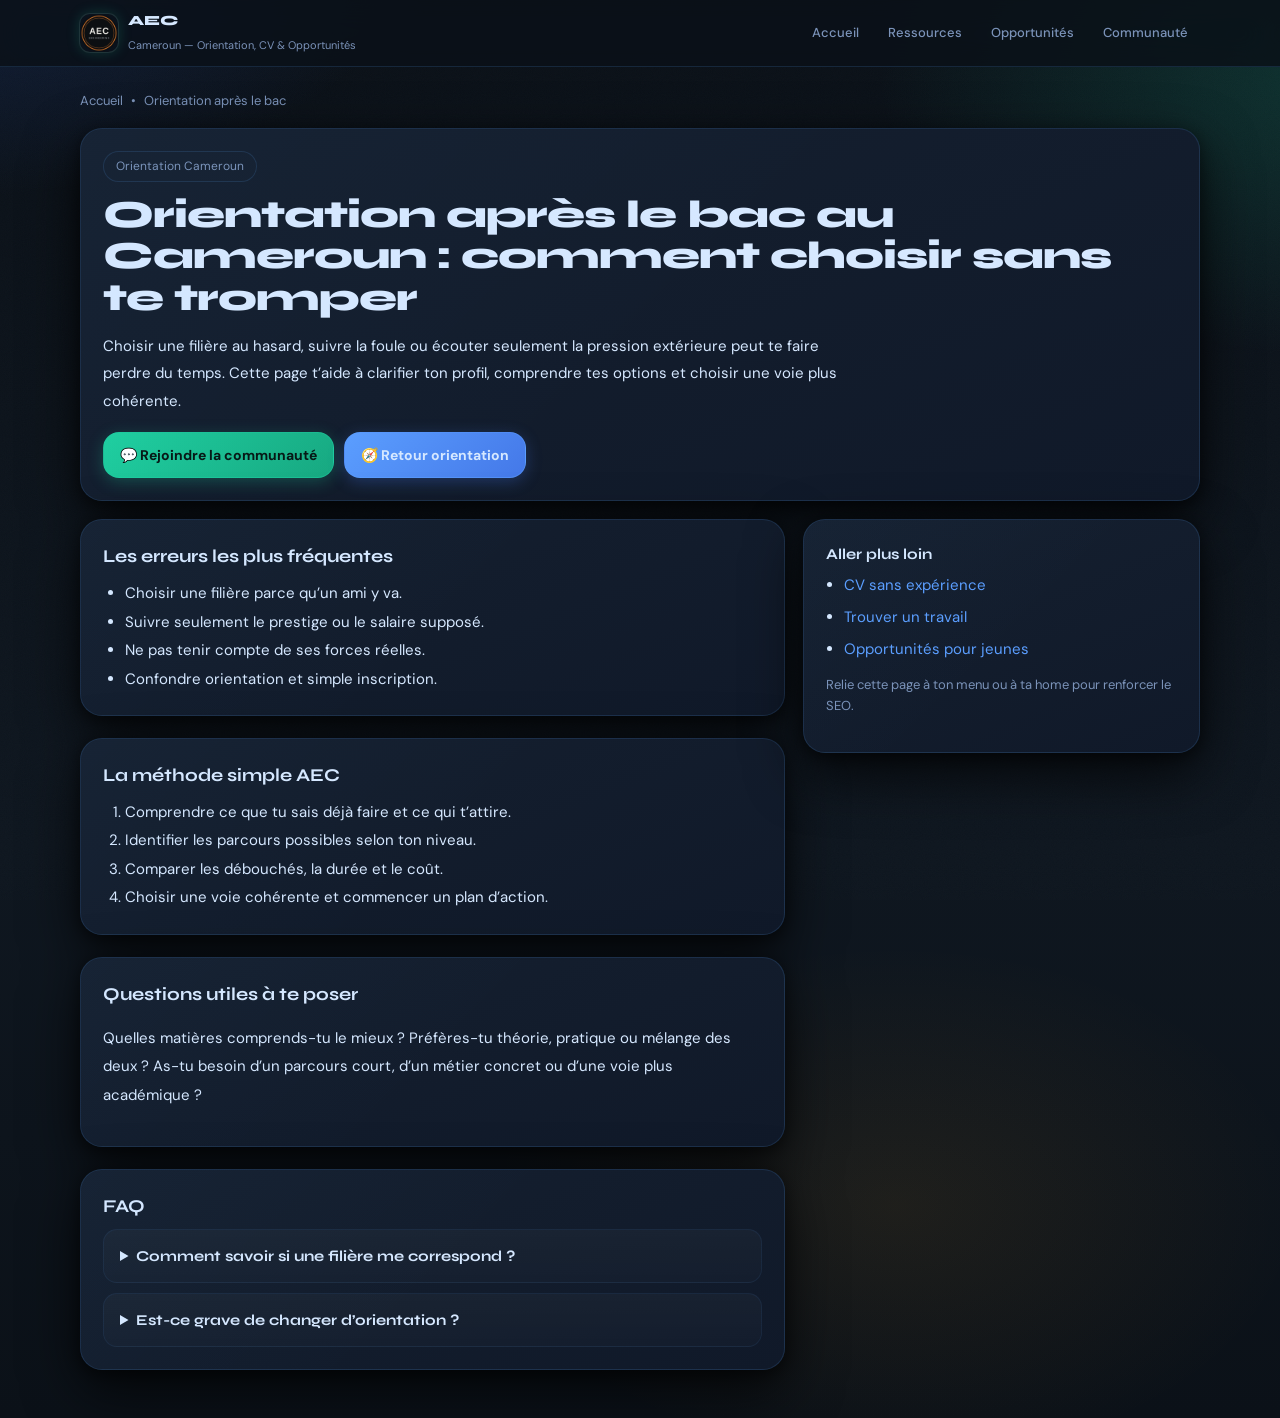
<file: pages/orientation-apres-bac-cameroun.html>
<!doctype html>
<html lang="fr">
<head>
  <meta charset="utf-8" />
  <meta name="viewport" content="width=device-width,initial-scale=1" />
  <title>Orientation après le bac au Cameroun | AEC Cameroun</title>
  <meta name="description" content="Comment choisir son orientation après le bac au Cameroun : méthode simple, erreurs à éviter et ressources utiles." />
  <meta name="robots" content="index, follow, max-image-preview:large" />
  <link rel="canonical" href="https://brice96940.github.io/AEC-Cameroun/pages/orientation-apres-bac-cameroun.html" />
  <meta property="og:title" content="Orientation après le bac au Cameroun | AEC Cameroun" />
  <meta property="og:description" content="Une méthode simple pour mieux choisir sa voie après le bac au Cameroun." />
  <meta property="og:type" content="article" />
  <meta property="og:url" content="https://brice96940.github.io/AEC-Cameroun/pages/orientation-apres-bac-cameroun.html" />
  <meta property="og:image" content="https://brice96940.github.io/AEC-Cameroun/preview.jpg" />
  <link rel="icon" href="../favicon.ico" type="image/x-icon" />
  <link rel="icon" type="image/png" href="../logo-site.png" />
  <link rel="apple-touch-icon" href="../logo-site.png" />
  <link rel="preconnect" href="https://fonts.googleapis.com" />
  <link rel="preconnect" href="https://fonts.gstatic.com" crossorigin />
  <link href="https://fonts.googleapis.com/css2?family=Syne:wght@400;600;700;800&family=DM+Sans:wght@300;400;500;600&display=swap" rel="stylesheet" />
  <link rel="stylesheet" href="../css/style.css" />
  <script async src="https://www.googletagmanager.com/gtag/js?id=G-4LBV0YTTX4"></script>
  <script src="../js/tracking.js"></script>
  <script src="../data/config.js"></script>
</head>
<body>
  <a class="skip" href="#main">Aller au contenu</a>
  <header class="topbar">
    <div class="topbar-inner">
      <a class="brand" href="../index.html#/accueil" aria-label="AEC Cameroun – Accueil">
        <img src="../logo-site.png" alt="Logo AEC Cameroun" class="logo-img" />
        <div class="brand-t"><b>AEC</b><span class="sub">Cameroun — Orientation, CV &amp; Opportunités</span></div>
      </a>
      <nav class="desktop" aria-label="Navigation secondaire">
        <a class="tab" href="../index.html#/accueil">Accueil</a>
        <a class="tab" href="../index.html#/ressources">Ressources</a>
        <a class="tab" href="../index.html#/opportunites">Opportunités</a>
        <a class="tab" href="../index.html#/rejoindre">Communauté</a>
      </nav>
    </div>
  </header>
  <main class="wrap z1 seo-page">
    <div class="breadcrumbs"><a href="../index.html">Accueil</a><span>•</span><span>Orientation après le bac</span></div>
    <section class="card pad seo-hero">
      <span class="pill">Orientation Cameroun</span>
      <h1>Orientation après le bac au Cameroun : comment choisir sans te tromper</h1>
      <p class="lead">Choisir une filière au hasard, suivre la foule ou écouter seulement la pression extérieure peut te faire perdre du temps. Cette page t’aide à clarifier ton profil, comprendre tes options et choisir une voie plus cohérente.</p>
      <div class="actions hero-cta-row">
        <a class="btn green" href="../index.html#/rejoindre">💬 Rejoindre la communauté</a>
        <a class="btn primary" href="../index.html#/orientation">🧭 Retour orientation</a>
      </div>
    </section>
    <div class="seo-grid">
      <div class="seo-content">
        <section class="card pad"><h2>Les erreurs les plus fréquentes</h2><ul class="seo-list bullets"><li>Choisir une filière parce qu’un ami y va.</li><li>Suivre seulement le prestige ou le salaire supposé.</li><li>Ne pas tenir compte de ses forces réelles.</li><li>Confondre orientation et simple inscription.</li></ul></section>
        <section class="card pad"><h2>La méthode simple AEC</h2><ol class="seo-list"><li>Comprendre ce que tu sais déjà faire et ce qui t’attire.</li><li>Identifier les parcours possibles selon ton niveau.</li><li>Comparer les débouchés, la durée et le coût.</li><li>Choisir une voie cohérente et commencer un plan d’action.</li></ol></section>
        <section class="card pad"><h2>Questions utiles à te poser</h2><p>Quelles matières comprends-tu le mieux ? Préfères-tu théorie, pratique ou mélange des deux ? As-tu besoin d’un parcours court, d’un métier concret ou d’une voie plus académique ?</p></section>
        <section class="card pad"><h2>FAQ</h2><div class="faq-list"><details><summary>Comment savoir si une filière me correspond ?</summary><p>Regarde tes facilités, tes centres d’intérêt et les réalités du parcours.</p></details><details><summary>Est-ce grave de changer d’orientation ?</summary><p>Non, mais mieux vaut réfléchir sérieusement tôt pour éviter de perdre du temps.</p></details></div></section>
      </div>
      <aside class="seo-sidebar">
        <section class="card pad"><h3>Aller plus loin</h3><ul class="seo-links"><li><a href="cv-sans-experience-cameroun.html">CV sans expérience</a></li><li><a href="trouver-travail-cameroun.html">Trouver un travail</a></li><li><a href="opportunites-jeunes-cameroun.html">Opportunités pour jeunes</a></li></ul><p class="seo-note hint">Relie cette page à ton menu ou à ta home pour renforcer le SEO.</p></section>
      </aside>
    </div>
  </main>
</body>
</html>
</file>
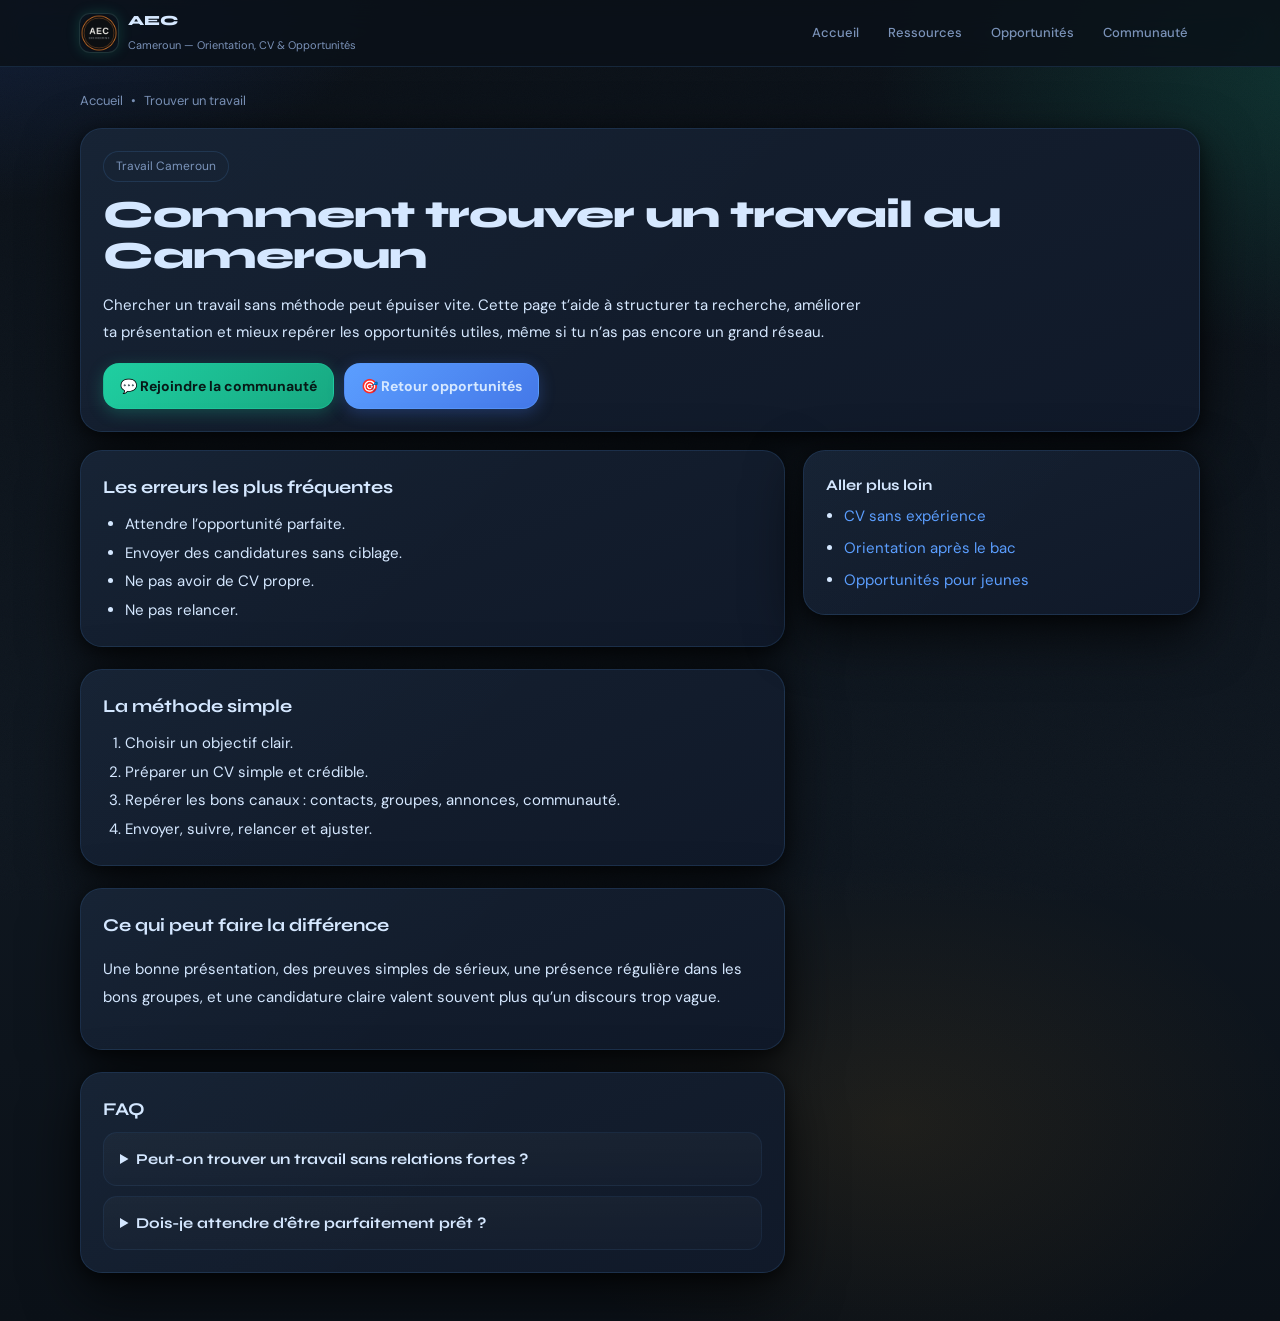
<file: pages/trouver-travail-cameroun.html>
<!doctype html>
<html lang="fr">
<head>
  <meta charset="utf-8" />
  <meta name="viewport" content="width=device-width,initial-scale=1" />
  <title>Trouver un travail au Cameroun | AEC Cameroun</title>
  <meta name="description" content="Comment trouver un travail au Cameroun : méthode simple, erreurs à éviter et plan d’action pour débuter." />
  <meta name="robots" content="index, follow, max-image-preview:large" />
  <link rel="canonical" href="https://brice96940.github.io/AEC-Cameroun/pages/trouver-travail-cameroun.html" />
  <meta property="og:title" content="Trouver un travail au Cameroun | AEC Cameroun" />
  <meta property="og:description" content="Une méthode simple pour commencer, même sans réseau fort." />
  <meta property="og:type" content="article" />
  <meta property="og:url" content="https://brice96940.github.io/AEC-Cameroun/pages/trouver-travail-cameroun.html" />
  <meta property="og:image" content="https://brice96940.github.io/AEC-Cameroun/preview.jpg" />
  <link rel="icon" href="../favicon.ico" type="image/x-icon" />
  <link rel="icon" type="image/png" href="../logo-site.png" />
  <link rel="apple-touch-icon" href="../logo-site.png" />
  <link rel="preconnect" href="https://fonts.googleapis.com" />
  <link rel="preconnect" href="https://fonts.gstatic.com" crossorigin />
  <link href="https://fonts.googleapis.com/css2?family=Syne:wght@400;600;700;800&family=DM+Sans:wght@300;400;500;600&display=swap" rel="stylesheet" />
  <link rel="stylesheet" href="../css/style.css" />
  <script async src="https://www.googletagmanager.com/gtag/js?id=G-4LBV0YTTX4"></script>
  <script src="../js/tracking.js"></script>
  <script src="../data/config.js"></script>
</head>
<body>
  <a class="skip" href="#main">Aller au contenu</a>
  <header class="topbar">
    <div class="topbar-inner">
      <a class="brand" href="../index.html#/accueil" aria-label="AEC Cameroun – Accueil">
        <img src="../logo-site.png" alt="Logo AEC Cameroun" class="logo-img" />
        <div class="brand-t"><b>AEC</b><span class="sub">Cameroun — Orientation, CV &amp; Opportunités</span></div>
      </a>
      <nav class="desktop" aria-label="Navigation secondaire">
        <a class="tab" href="../index.html#/accueil">Accueil</a>
        <a class="tab" href="../index.html#/ressources">Ressources</a>
        <a class="tab" href="../index.html#/opportunites">Opportunités</a>
        <a class="tab" href="../index.html#/rejoindre">Communauté</a>
      </nav>
    </div>
  </header>
  <main class="wrap z1 seo-page">
    <div class="breadcrumbs"><a href="../index.html">Accueil</a><span>•</span><span>Trouver un travail</span></div>
    <section class="card pad seo-hero">
      <span class="pill">Travail Cameroun</span>
      <h1>Comment trouver un travail au Cameroun</h1>
      <p class="lead">Chercher un travail sans méthode peut épuiser vite. Cette page t’aide à structurer ta recherche, améliorer ta présentation et mieux repérer les opportunités utiles, même si tu n’as pas encore un grand réseau.</p>
      <div class="actions hero-cta-row">
        <a class="btn green" href="../index.html#/rejoindre">💬 Rejoindre la communauté</a>
        <a class="btn primary" href="../index.html#/opportunites">🎯 Retour opportunités</a>
      </div>
    </section>
    <div class="seo-grid">
      <div class="seo-content">
        <section class="card pad"><h2>Les erreurs les plus fréquentes</h2><ul class="seo-list bullets"><li>Attendre l’opportunité parfaite.</li><li>Envoyer des candidatures sans ciblage.</li><li>Ne pas avoir de CV propre.</li><li>Ne pas relancer.</li></ul></section>
        <section class="card pad"><h2>La méthode simple</h2><ol class="seo-list"><li>Choisir un objectif clair.</li><li>Préparer un CV simple et crédible.</li><li>Repérer les bons canaux : contacts, groupes, annonces, communauté.</li><li>Envoyer, suivre, relancer et ajuster.</li></ol></section>
        <section class="card pad"><h2>Ce qui peut faire la différence</h2><p>Une bonne présentation, des preuves simples de sérieux, une présence régulière dans les bons groupes, et une candidature claire valent souvent plus qu’un discours trop vague.</p></section>
        <section class="card pad"><h2>FAQ</h2><div class="faq-list"><details><summary>Peut-on trouver un travail sans relations fortes ?</summary><p>Oui, mais il faut compenser par la méthode, la visibilité et la régularité.</p></details><details><summary>Dois-je attendre d’être parfaitement prêt ?</summary><p>Non. Il vaut mieux commencer avec une base propre puis améliorer.</p></details></div></section>
      </div>
      <aside class="seo-sidebar"><section class="card pad"><h3>Aller plus loin</h3><ul class="seo-links"><li><a href="cv-sans-experience-cameroun.html">CV sans expérience</a></li><li><a href="orientation-apres-bac-cameroun.html">Orientation après le bac</a></li><li><a href="opportunites-jeunes-cameroun.html">Opportunités pour jeunes</a></li></ul></section></aside>
    </div>
  </main>
</body>
</html>
</file>
<file: css/style.css>
:root {
      /* ======================================
         THEME
      ====================================== */
      --bg: #0b1118;
      --bg1: #0f1720;
      --bg2: #121e2c;

      --text: #d6e8ff;
      --muted: #7b93b9;

      --card: #152030;
      --card2: #101929;

      --line: rgba(70, 130, 200, 0.2);
      --line2: rgba(70, 130, 200, 0.11);

      --blue: #5b9eff;
      --blue2: #4478e8;
      --mint: #1ecfa0;
      --mint2: #17a880;
      --gold: #f5a623;

      --fd: "Syne", sans-serif;
      --fb: "DM Sans", sans-serif;

      --r: 16px;
      --rl: 22px;
      --sh: 0 20px 55px rgba(0, 0, 0, 0.72), 0 4px 16px rgba(0, 0, 0, 0.5);
      --max: 1160px;
      --tap: 44px;
      --tr: 0.15s cubic-bezier(0.4, 0, 0.2, 1);
    }

    * {
      box-sizing: border-box;
    }

    html {
      scroll-behavior: smooth;
    }

    body {
      margin: 0;
      font-family: var(--fb);
      font-size: 15px;
      color: var(--text);
      line-height: 1.6;
      min-height: 100vh;
      -webkit-font-smoothing: antialiased;

      background: #0b1118;
      background-image:
        radial-gradient(ellipse 1000px 600px at -5% -8%, rgba(50, 100, 220, 0.26), transparent 52%),
        radial-gradient(ellipse 900px 550px at 105% 5%, rgba(30, 207, 160, 0.18), transparent 52%),
        radial-gradient(ellipse 700px 450px at 70% 85%, rgba(245, 166, 35, 0.08), transparent 58%),
        linear-gradient(180deg, #0b1118 0%, #0f1720 60%, #0b1118 100%);
    }

    body::before {
      content: "";
      position: fixed;
      inset: 0;
      z-index: 0;
      pointer-events: none;
      opacity: 0.02;
      background-image: url("data:image/svg+xml,%3Csvg viewBox='0 0 200 200' xmlns='http://www.w3.org/2000/svg'%3E%3Cfilter id='n'%3E%3CfeTurbulence type='fractalNoise' baseFrequency='.85' numOctaves='4' stitchTiles='stitch'/%3E%3C/filter%3E%3Crect width='100%25' height='100%25' filter='url(%23n)'/%3E%3C/svg%3E");
      background-size: 180px;
    }

    a {
      color: inherit;
      text-decoration: none;
    }

    .z1 {
      position: relative;
      z-index: 1;
    }

    .wrap {
      max-width: var(--max);
      margin: 0 auto;
      padding: 20px 20px 48px;
    }

    .skip {
      position: absolute;
      left: -999px;
      top: auto;
      width: 1px;
      height: 1px;
      overflow: hidden;
    }

    .skip:focus {
      left: 12px;
      top: 10px;
      width: auto;
      height: auto;
      padding: 10px 14px;
      background: rgba(255, 255, 255, 0.1);
      border: 1px solid rgba(255, 255, 255, 0.2);
      border-radius: 10px;
      z-index: 999;
    }

    /* ======================================
       TOPBAR
    ====================================== */
    .topbar {
      position: sticky;
      top: 0;
      z-index: 100;
      backdrop-filter: blur(18px) saturate(1.4);
      -webkit-backdrop-filter: blur(18px) saturate(1.4);
      background: rgba(11, 17, 24, 0.85);
      border-bottom: 1px solid var(--line);
    }

    .topbar-inner {
      max-width: var(--max);
      margin: 0 auto;
      padding: 10px 20px;
      display: flex;
      align-items: center;
      justify-content: space-between;
      gap: 14px;
    }

    .brand {
      display: flex;
      gap: 10px;
      align-items: center;
    }

    .logo {
      width: 36px;
      height: 36px;
      border-radius: 10px;
      flex: 0 0 auto;
      display: flex;
      align-items: center;
      justify-content: center;
      font-family: var(--fd);
      font-weight: 800;
      font-size: 16px;
      color: #fff;
      background: linear-gradient(135deg, var(--blue), var(--mint));
      box-shadow: 0 0 0 1px rgba(255, 255, 255, 0.1), 0 0 14px rgba(30, 207, 160, 0.28);
    }

    .brand-t b {
      display: block;
      font-family: var(--fd);
      font-size: 14px;
      font-weight: 800;
    }

    .brand-t .sub {
      color: var(--muted);
      font-size: 11px;
      margin: 0;
    }

    nav.desktop {
      display: flex;
      gap: 5px;
      flex-wrap: wrap;
      justify-content: flex-end;
    }

    .tab {
      padding: 8px 11px;
      border-radius: 999px;
      border: 1px solid transparent;
      background: transparent;
      color: var(--muted);
      font-weight: 500;
      font-size: 13px;
      min-height: var(--tap);
      display: inline-flex;
      align-items: center;
      cursor: pointer;
      white-space: nowrap;
      transition: all var(--tr);
    }

    .tab:hover {
      color: var(--text);
      background: var(--card);
      border-color: var(--line);
    }

    .tab.active {
      color: var(--text);
      background: rgba(30, 207, 160, 0.13);
      border-color: rgba(30, 207, 160, 0.32);
      box-shadow: 0 0 0 3px rgba(30, 207, 160, 0.06);
    }

    .more-wrap {
      position: relative;
      display: inline-flex;
    }

    .morePanel {
      display: none;
      position: absolute;
      top: calc(100% + 8px);
      right: 0;
      min-width: 180px;
      flex-direction: column;
      gap: 6px;
      padding: 10px;
      border-radius: var(--rl);
      border: 1px solid var(--line);
      background: var(--card2);
      box-shadow: var(--sh);
      z-index: 50;
    }

    .morePanel.open {
      display: flex;
    }

    .morePanel a {
      display: block;
      padding: 9px 12px;
      border-radius: var(--r);
      border: 1px solid var(--line2);
      background: var(--card);
      color: var(--muted);
      font-weight: 600;
      font-size: 13px;
      transition: all var(--tr);
      white-space: nowrap;
    }

    .morePanel a:hover {
      color: var(--text);
      border-color: var(--line);
    }

    @media (max-width: 980px) {
      .more-wrap {
        display: none;
      }
    }

    .menuBtn {
      display: none;
      height: var(--tap);
      min-width: var(--tap);
      padding: 0 12px;
      border-radius: 10px;
      border: 1px solid var(--line);
      background: var(--card);
      color: var(--text);
      cursor: pointer;
      align-items: center;
      justify-content: center;
      gap: 7px;
      font-weight: 600;
      font-size: 13px;
      transition: all var(--tr);
    }

    .menuBtn:hover {
      border-color: rgba(255, 255, 255, 0.18);
      background: rgba(255, 255, 255, 0.07);
    }

    .menuPanel {
      display: none;
      border-top: 1px solid var(--line2);
      background: rgba(11, 17, 24, 0.96);
      padding: 10px 20px 14px;
    }

    .menuPanel.open {
      display: block;
    }

    .menuPanel a {
      display: block;
      padding: 10px 12px;
      border-radius: var(--r);
      border: 1px solid var(--line2);
      background: var(--card);
      color: var(--muted);
      margin-top: 8px;
      font-weight: 600;
      font-size: 13px;
      transition: all var(--tr);
    }

    .menuPanel a:hover {
      color: var(--text);
      border-color: var(--line);
    }

    .menuPanel a.active {
      color: var(--text);
      border-color: rgba(30, 207, 160, 0.32);
      background: rgba(30, 207, 160, 0.08);
    }

    .menu-group-label {
      display: block;
      margin-top: 14px;
      font-size: 11px;
      font-weight: 700;
      letter-spacing: 0.04em;
      text-transform: uppercase;
      color: var(--muted);
      opacity: 0.7;
    }

    .menu-group-label:first-child {
      margin-top: 2px;
    }

    /* ======================================
       VIEWS
    ====================================== */
    .view {
      display: none;
      animation: fi 0.2s ease;
    }

    .view.active {
      display: block;
    }

    @keyframes fi {
      from {
        opacity: 0;
        transform: translateY(5px);
      }
      to {
        opacity: 1;
        transform: none;
      }
    }

    /* ======================================
       CARDS / LAYOUT
    ====================================== */
    .card {
      position: relative;
      overflow: hidden;
      border: 1px solid var(--line);
      border-radius: var(--rl);
      box-shadow: var(--sh);
      background: linear-gradient(158deg, var(--card), var(--card2));
    }

    .card::before {
      content: "";
      position: absolute;
      inset: 0;
      pointer-events: none;
      border-radius: inherit;
      background: linear-gradient(135deg, rgba(100, 180, 255, 0.025) 0%, transparent 55%);
    }

    .card.pad {
      padding: 22px;
    }

    .item {
      padding: 16px;
      border: 1px solid var(--line2);
      border-radius: var(--r);
      background: #121e30;
      transition: border-color var(--tr), background var(--tr), transform var(--tr);
    }

    .item:hover {
      border-color: var(--line);
      background: #152338;
      transform: translateY(-1px);
    }

    .item p {
      margin: 4px 0 0;
      color: var(--muted);
      font-size: 13px;
    }

    .grid-2 {
      display: grid;
      gap: 14px;
      grid-template-columns: repeat(2, 1fr);
    }

    .grid-3 {
      display: grid;
      gap: 14px;
      grid-template-columns: repeat(3, 1fr);
    }

    .hero-grid {
      display: grid;
      gap: 14px;
      grid-template-columns: 1.3fr 0.7fr;
      align-items: stretch;
      margin-bottom: 16px;
    }

    .hero-grid > * {
      height: 100%;
    }

    .side-stack {
      display: flex;
      flex-direction: column;
      gap: 14px;
      height: 100%;
    }

    .compact-card {
      min-height: 220px;
    }

    /* ======================================
       TYPOGRAPHY
    ====================================== */
    h1 {
      margin: 12px 0;
      font-family: var(--fd);
      font-size: clamp(24px, 3vw, 42px);
      font-weight: 800;
      letter-spacing: -1px;
      line-height: 1.07;
    }

    h2 {
      margin: 0 0 8px;
      font-family: var(--fd);
      font-size: 18px;
      font-weight: 700;
    }

    h3 {
      margin: 0 0 7px;
      font-family: var(--fd);
      font-size: 15px;
      font-weight: 700;
    }

    .sub {
      margin: 0 0 16px;
      color: var(--muted);
      font-size: 15px;
      line-height: 1.7;
      max-width: 62ch;
    }

    .hint {
      color: var(--muted);
      font-size: 13px;
    }

    .section-head {
      display: flex;
      align-items: flex-end;
      justify-content: space-between;
      gap: 12px;
      flex-wrap: wrap;
      margin: 0 0 14px;
    }

    /* ======================================
       BADGES / TAGS
    ====================================== */
    .pill,
    .badge {
      display: inline-flex;
      align-items: center;
      gap: 7px;
      width: fit-content;
      padding: 5px 12px;
      border-radius: 999px;
      border: 1px solid var(--line);
      background: var(--card);
      color: var(--muted);
      font-size: 12px;
    }

    .badge.prep {
      color: var(--text);
      border-color: rgba(91, 158, 255, 0.42);
      background: rgba(91, 158, 255, 0.12);
    }

    .meta {
      display: flex;
      gap: 8px;
      flex-wrap: wrap;
      margin-top: 10px;
    }

    .meta span {
      display: inline-flex;
      align-items: center;
      gap: 7px;
      padding: 5px 10px;
      border-radius: 999px;
      border: 1px solid var(--line2);
      background: var(--card);
      color: var(--muted);
      font-size: 12px;
    }

    .tags {
      display: flex;
      flex-wrap: wrap;
      gap: 7px;
      margin-top: 12px;
    }

    /* ======================================
       BUTTONS
    ====================================== */
    .btn {
      display: inline-flex;
      align-items: center;
      justify-content: center;
      gap: 8px;
      min-height: var(--tap);
      padding: 11px 16px;
      border-radius: var(--r);
      border: 1px solid var(--line);
      background: var(--card);
      color: var(--text);
      font-weight: 600;
      font-size: 14px;
      cursor: pointer;
      white-space: nowrap;
      transition: all var(--tr);
    }

    .btn:hover {
      transform: translateY(-1px);
      border-color: rgba(255, 255, 255, 0.22);
      background: #1e2e45;
    }

    .btn.primary {
      font-weight: 700;
      background: linear-gradient(135deg, var(--blue), var(--blue2));
      border-color: rgba(91, 158, 255, 0.45);
      box-shadow: 0 4px 16px rgba(68, 120, 232, 0.3);
    }

    .btn.green {
      font-weight: 700;
      color: #061714;
      background: linear-gradient(135deg, var(--mint), var(--mint2));
      border-color: rgba(30, 207, 160, 0.45);
      box-shadow: 0 4px 16px rgba(30, 207, 160, 0.26);
    }

    .btn.sm {
      min-height: 36px;
      padding: 9px 13px;
      font-size: 13px;
    }

    .btn.block {
      width: 100%;
    }

    .actions {
      display: flex;
      gap: 10px;
      flex-wrap: wrap;
      margin-top: 14px;
    }

    /* ======================================
       HERO / DYNAMIC
    ====================================== */
    .hero-dynamic {
      margin-top: 20px;
      display: flex;
      flex-direction: column;
      gap: 14px;
    }

    .journey {
      display: flex;
      align-items: center;
      gap: 8px;
      flex-wrap: wrap;
      padding: 14px 16px;
      border: 1px solid var(--line2);
      border-radius: var(--r);
      background: rgba(255, 255, 255, 0.025);
    }

    .journey-step {
      display: flex;
      flex-direction: column;
      align-items: center;
      gap: 6px;
      opacity: 0;
      animation: popIn 0.4s ease forwards;
      animation-delay: var(--d);
    }

    @keyframes popIn {
      from {
        opacity: 0;
        transform: translateY(6px);
      }
      to {
        opacity: 1;
        transform: none;
      }
    }

    .jdot {
      width: 10px;
      height: 10px;
      border-radius: 50%;
      background: var(--muted);
      border: 2px solid var(--line);
    }

    .jdot.active {
      background: var(--mint);
      border-color: var(--mint);
      box-shadow: 0 0 0 4px rgba(30, 207, 160, 0.18), 0 0 12px rgba(30, 207, 160, 0.35);
      animation: pulse 1.8s ease infinite;
    }

    .jdot.gold {
      background: var(--gold);
      border-color: var(--gold);
    }

    @keyframes pulse {
      0%, 100% {
        box-shadow: 0 0 0 4px rgba(30, 207, 160, 0.18), 0 0 12px rgba(30, 207, 160, 0.35);
      }
      50% {
        box-shadow: 0 0 0 7px rgba(30, 207, 160, 0.08), 0 0 20px rgba(30, 207, 160, 0.25);
      }
    }

    .jtext {
      text-align: center;
    }

    .jtext b {
      display: block;
      font-family: var(--fd);
      font-size: 13px;
      font-weight: 700;
      color: var(--text);
    }

    .jtext span {
      font-size: 11px;
      color: var(--muted);
      line-height: 1.3;
    }

    .journey-arrow {
      color: var(--muted);
      font-size: 14px;
      opacity: 0.5;
    }

    .hstats {
      display: grid;
      gap: 10px;
      grid-template-columns: repeat(3, 1fr);
    }

    .hstat {
      padding: 12px 14px;
      border: 1px solid var(--line2);
      border-radius: var(--r);
      background: rgba(255, 255, 255, 0.025);
      display: flex;
      flex-direction: column;
      gap: 4px;
    }

    .hnum {
      font-family: var(--fd);
      font-size: 28px;
      font-weight: 800;
      letter-spacing: -1px;
      color: var(--mint);
      line-height: 1;
    }

    .hlabel {
      font-size: 11px;
      color: var(--muted);
      line-height: 1.4;
    }

    .prog-track {
      width: 100%;
      height: 8px;
      border-radius: 999px;
      overflow: hidden;
      border: 1px solid var(--line2);
      background: rgba(255, 255, 255, 0.06);
    }

    .prog-fill {
      width: 0%;
      height: 100%;
      border-radius: 999px;
      background: linear-gradient(90deg, var(--mint), #34d4b0);
      box-shadow: 0 0 8px rgba(30, 207, 160, 0.4);
      transition: width 1.6s cubic-bezier(0.4, 0, 0.2, 1);
    }

    .ticker {
      display: flex;
      align-items: center;
      gap: 9px;
      width: fit-content;
      padding: 7px 14px;
      border-radius: 999px;
      border: 1px solid rgba(30, 207, 160, 0.18);
      background: rgba(30, 207, 160, 0.06);
      color: var(--muted);
      font-size: 12px;
    }

    .ticker-dot {
      width: 7px;
      height: 7px;
      border-radius: 50%;
      background: var(--mint);
      box-shadow: 0 0 0 3px rgba(30, 207, 160, 0.22);
      animation: blink 1.6s ease infinite;
    }

    @keyframes blink {
      0%, 100% {
        opacity: 1;
      }
      50% {
        opacity: 0.3;
      }
    }

    /* ======================================
       HOME GOALS PANEL
    ====================================== */
    .mini-goals {
      display: flex;
      flex-direction: column;
      gap: 12px;
    }

    .goal-line {
      display: flex;
      align-items: baseline;
      gap: 10px;
      padding: 10px 12px;
      border: 1px solid var(--line2);
      border-radius: 14px;
      background: rgba(255, 255, 255, 0.02);
    }

    .goal-number {
      min-width: 52px;
      font-family: var(--fd);
      font-size: 28px;
      font-weight: 800;
      line-height: 1;
      color: var(--mint);
    }

    .goal-text {
      color: var(--muted);
      font-size: 13px;
    }

    /* ======================================
       FAQ
    ====================================== */
    .faq-item summary {
      list-style: none;
      cursor: pointer;
      display: flex;
      justify-content: space-between;
      align-items: center;
      gap: 12px;
      font-family: var(--fd);
      font-size: 15px;
      font-weight: 700;
      color: var(--text);
    }

    .faq-item summary::-webkit-details-marker {
      display: none;
    }

    .faq-item p {
      margin-top: 10px;
      color: var(--muted);
      font-size: 13px;
      line-height: 1.7;
    }

    /* ======================================
       BANNERS / FLOATING CTA / FOOTER
    ====================================== */
    .banner {
      display: flex;
      align-items: flex-start;
      gap: 10px;
      padding: 11px 14px;
      border-radius: 10px;
      border: 1px solid rgba(91, 158, 255, 0.2);
      background: rgba(91, 158, 255, 0.08);
      color: var(--blue);
      font-size: 13px;
      margin-bottom: 12px;
    }

    .banner.mint {
      border-color: rgba(30, 207, 160, 0.22);
      background: rgba(30, 207, 160, 0.08);
      color: var(--mint);
    }

    .floating-cta {
      position: fixed;
      left: 14px;
      right: 14px;
      bottom: 14px;
      z-index: 120;
      display: none;
      gap: 10px;
      padding: 10px;
      border-radius: 18px;
      border: 1px solid rgba(30, 207, 160, 0.18);
      background: rgba(11, 17, 24, 0.88);
      backdrop-filter: blur(16px);
      -webkit-backdrop-filter: blur(16px);
      box-shadow: 0 18px 40px rgba(0, 0, 0, 0.35);
    }

    .floating-cta .btn {
      width: 100%;
      margin: 0;
    }

    footer {
      margin-top: 0;
      padding: 16px 20px;
      border-top: 1px solid var(--line2);
      background: #0b1118;
    }

    .fi {
      max-width: var(--max);
      margin: 0 auto;
      display: flex;
      justify-content: space-between;
      gap: 12px;
      flex-wrap: wrap;
      align-items: center;
      font-size: 12px;
      color: var(--muted);
    }

    .fl {
      display: flex;
      gap: 14px;
      flex-wrap: wrap;
    }

    .fl a:hover {
      color: var(--text);
    }

    :focus-visible {
      outline: 2px solid rgba(30, 207, 160, 0.55);
      outline-offset: 2px;
      border-radius: 8px;
    }

    /* ======================================
       RESPONSIVE
    ====================================== */
    @media (max-width: 980px) {
      .hero-grid {
        grid-template-columns: 1fr;
      }

      .grid-2,
      .grid-3,
      .hstats {
        grid-template-columns: 1fr 1fr;
      }

      nav.desktop {
        display: none;
      }

      .menuBtn {
        display: inline-flex;
      }
    }

    @media (max-width: 700px) {
      .floating-cta {
        display: flex;
      }

      body {
        padding-bottom: 86px;
      }
    }

    @media (max-width: 600px) {
      .grid-2,
      .grid-3,
      .hstats {
        grid-template-columns: 1fr;
      }

      .card.pad {
        padding: 18px;
      }

      h1 {
        font-size: clamp(22px, 7vw, 32px);
      }

      .btn {
        width: 100%;
      }
    }

    @media (max-width: 520px) {
      .journey {
        flex-direction: column;
        align-items: flex-start;
      }

      .journey-arrow {
        transform: rotate(90deg);
      }

      .journey-step {
        flex-direction: row;
        align-items: center;
        gap: 10px;
      }

      .jtext {
        text-align: left;
      }
    }

    @media (prefers-reduced-motion: reduce) {
      html {
        scroll-behavior: auto;
      }

      .btn,
      .tab,
      .item,
      .prog-fill {
        transition: none;
      }

      .view,
      .journey-step,
      .jdot.active,
      .ticker-dot {
        animation: none;
      }
    }

/* Maintenable / revendable */
.logo-img {
  width: 38px;
  height: 38px;
  border-radius: 10px;
  object-fit: cover;
  flex: 0 0 auto;
  display: block;
  box-shadow: 0 0 0 1px rgba(255,255,255,.08), 0 0 14px rgba(30, 207, 160, .22);
}

@media (max-width: 600px) {
  .logo-img {
    width: 34px;
    height: 34px;
  }

  .brand-t .sub {
    font-size: 10px;
  }
}

/* SEO pages Cameroun */
.seo-page {
  padding-top: 20px;
}

.breadcrumbs {
  display: flex;
  flex-wrap: wrap;
  gap: 8px;
  align-items: center;
  color: var(--muted);
  font-size: 13px;
  margin: 4px 0 16px;
}

.breadcrumbs a {
  color: var(--muted);
  transition: color var(--tr);
}

.breadcrumbs a:hover {
  color: var(--text);
}

.seo-hero {
  margin-bottom: 18px;
}

.lead {
  font-size: 15px;
  line-height: 1.85;
  color: var(--text);
  max-width: 760px;
}

.hero-cta-row {
  margin-top: 16px;
}

.seo-tags {
  margin-top: 16px;
}

.seo-grid {
  display: grid;
  grid-template-columns: minmax(0, 1.6fr) minmax(280px, 0.9fr);
  gap: 18px;
  align-items: start;
}

.seo-content section + section {
  margin-top: 22px;
}

.seo-content p,
.seo-content li {
  line-height: 1.9;
}

.seo-list {
  margin: 0;
  padding-left: 22px;
}

.seo-list.bullets {
  list-style: disc;
}

.seo-sidebar {
  position: sticky;
  top: 88px;
}

.seo-note {
  margin-top: 14px;
}

.seo-links {
  margin: 0;
  padding-left: 18px;
}

.seo-links li + li {
  margin-top: 8px;
}

.seo-links a {
  color: var(--blue);
}

.seo-links a:hover {
  text-decoration: underline;
}

.faq-list {
  display: grid;
  gap: 10px;
}

.faq-list details {
  background: linear-gradient(180deg, rgba(255,255,255,0.03), rgba(255,255,255,0.015));
  border: 1px solid var(--line2);
  border-radius: 14px;
  padding: 14px 16px;
}

.faq-list summary {
  cursor: pointer;
  font-weight: 700;
  font-family: var(--fd);
}

.faq-list p {
  margin: 10px 0 0;
  color: var(--text);
}

@media (max-width: 980px) {
  .seo-grid {
    grid-template-columns: 1fr;
  }

  .seo-sidebar {
    position: static;
    top: auto;
  }
}

@media (max-width: 640px) {
  .breadcrumbs {
    font-size: 12px;
  }

  .lead {
    font-size: 14px;
  }
}

/* ======================================
   DIAGNOSTIC EXPRESS
====================================== */
.diag-card {
  max-width: 640px;
  margin: 0 auto;
}

.diag-progress {
  display: flex;
  align-items: center;
  justify-content: center;
  gap: 10px;
  margin-bottom: 22px;
}

.diag-dot {
  width: 10px;
  height: 10px;
  border-radius: 50%;
  background: var(--line);
  transition: all var(--tr);
}

.diag-dot.done {
  background: var(--mint);
}

.diag-dot.current {
  background: var(--blue);
  box-shadow: 0 0 0 4px rgba(91, 158, 255, 0.18);
}

.diag-stepnum {
  margin: 0 0 6px;
  color: var(--muted);
  font-size: 12px;
  font-weight: 700;
  text-transform: uppercase;
  letter-spacing: 0.04em;
}

.diag-step h3 {
  margin: 0 0 16px;
  font-size: 18px;
  line-height: 1.4;
}

.diag-result-parcours {
  display: inline-flex;
  margin: 0 0 16px;
  padding: 5px 12px;
  border-radius: 999px;
  border: 1px solid rgba(91, 158, 255, 0.4);
  background: rgba(91, 158, 255, 0.1);
  color: var(--blue);
  font-size: 13px;
  font-weight: 700;
}

#diagResultHeading:focus-visible {
  outline: 2px solid rgba(30, 207, 160, 0.55);
  outline-offset: 4px;
  border-radius: 4px;
}

.diag-result-precision {
  margin: -6px 0 16px;
  color: var(--mint);
  font-size: 12px;
  font-weight: 600;
}

#diagStep4 .diag-stepnum:focus-visible {
  outline: 2px solid rgba(30, 207, 160, 0.55);
  outline-offset: 4px;
  border-radius: 4px;
}

.diag-options {
  display: flex;
  flex-direction: column;
  gap: 10px;
  margin-bottom: 18px;
}

.diag-opt {
  width: 100%;
  min-height: 48px;
  padding: 12px 16px;
  border-radius: var(--r);
  border: 1px solid var(--line);
  background: var(--card2);
  color: var(--text);
  font-family: var(--fb);
  font-size: 14px;
  font-weight: 500;
  text-align: left;
  line-height: 1.4;
  cursor: pointer;
  transition: all var(--tr);
}

.diag-opt:hover {
  border-color: rgba(255, 255, 255, 0.22);
  background: #1e2e45;
}

.diag-opt.selected {
  color: var(--text);
  background: rgba(30, 207, 160, 0.12);
  border-color: rgba(30, 207, 160, 0.45);
  box-shadow: 0 0 0 2px rgba(30, 207, 160, 0.12);
  font-weight: 700;
}

.diag-nav {
  display: flex;
  align-items: center;
  justify-content: space-between;
  gap: 10px;
}

.diag-nav .btn:disabled {
  opacity: 0.4;
  cursor: not-allowed;
}

.diag-result-grid {
  display: grid;
  gap: 12px;
}

.diag-result-item {
  padding: 14px 16px;
  border: 1px solid var(--line2);
  border-radius: var(--r);
  background: rgba(255, 255, 255, 0.02);
}

.diag-result-item p {
  margin: 4px 0 0;
  color: var(--text);
  font-size: 14px;
  line-height: 1.6;
}

.diag-result-label {
  color: var(--muted);
  font-size: 12px;
  font-weight: 700;
  text-transform: uppercase;
  letter-spacing: 0.03em;
}

.diag-result-highlight {
  border-color: rgba(91, 158, 255, 0.4);
  background: rgba(91, 158, 255, 0.08);
}

.diag-result-source p {
  color: var(--muted);
  font-style: italic;
}

@media (max-width: 600px) {
  .diag-step h3 {
    font-size: 16px;
  }

  .diag-nav {
    flex-wrap: wrap;
  }

  .diag-nav .btn {
    flex: 1 1 auto;
  }
}
</file>
